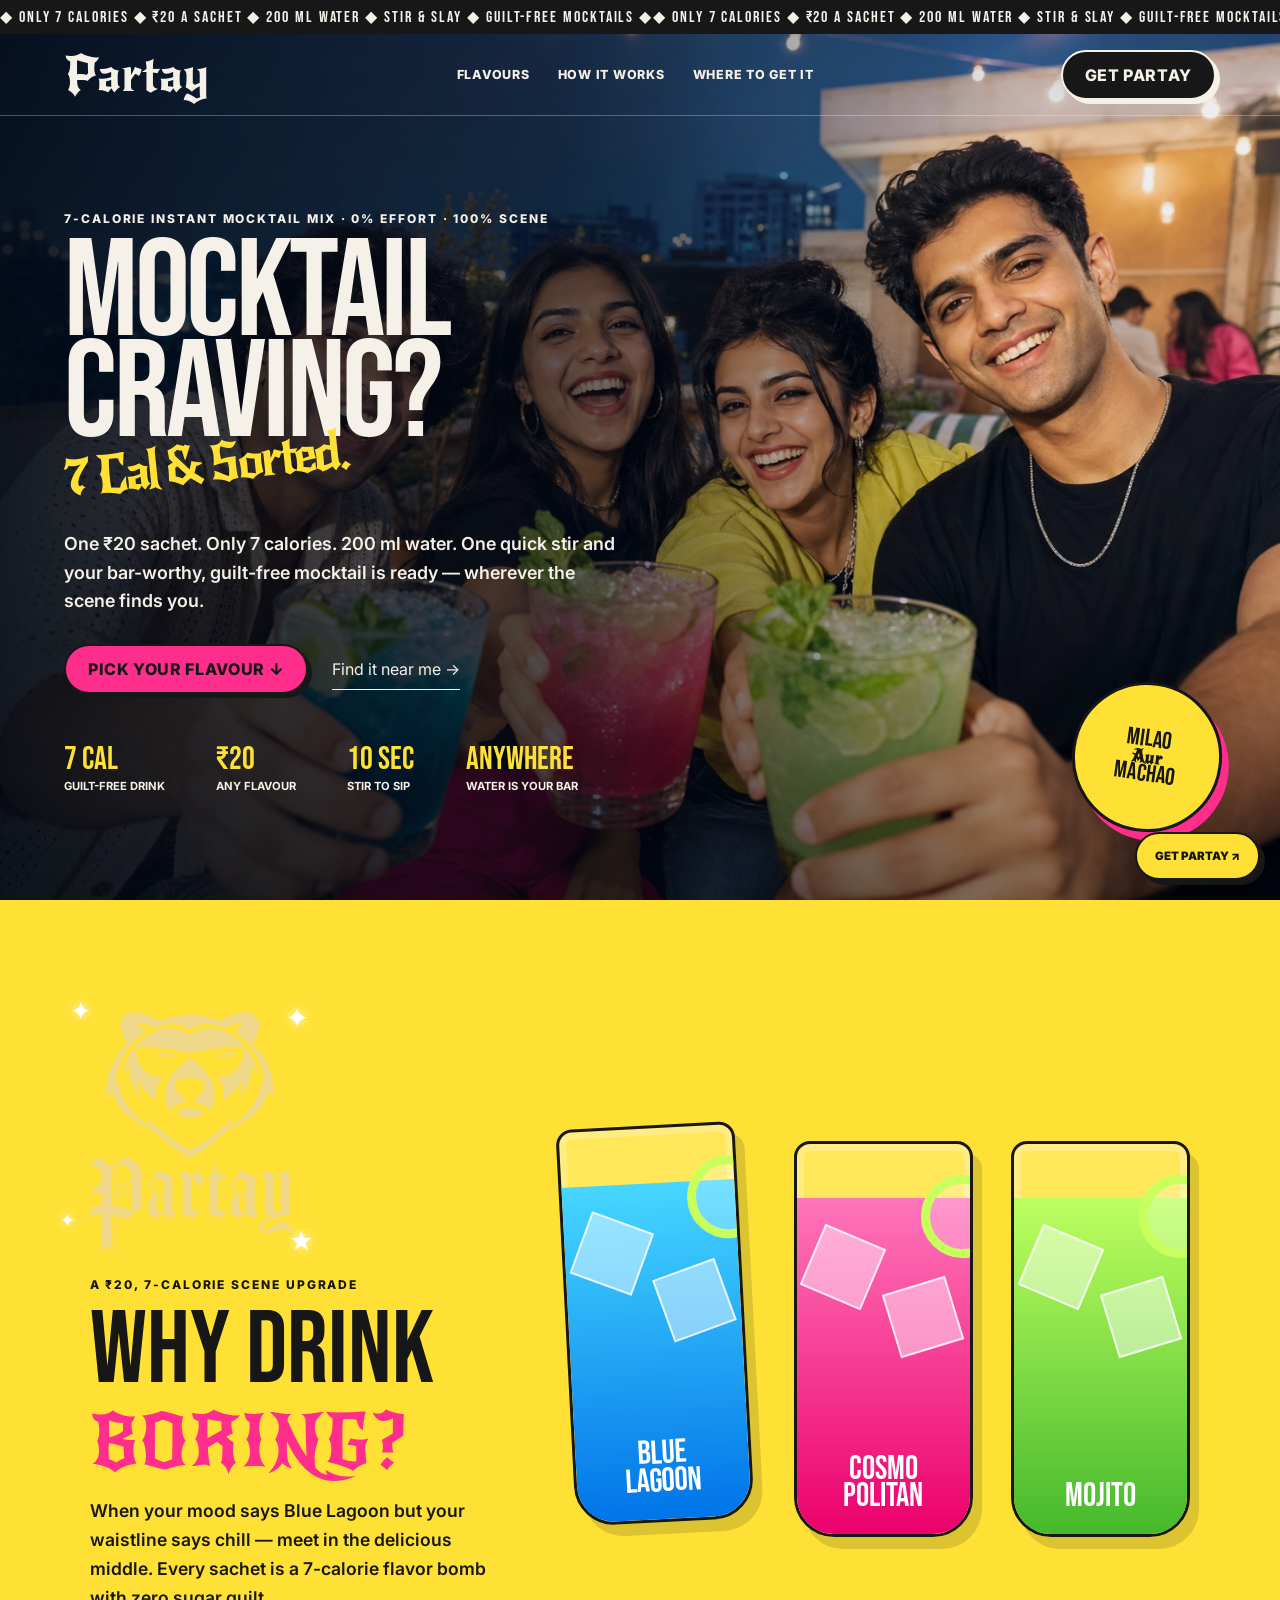
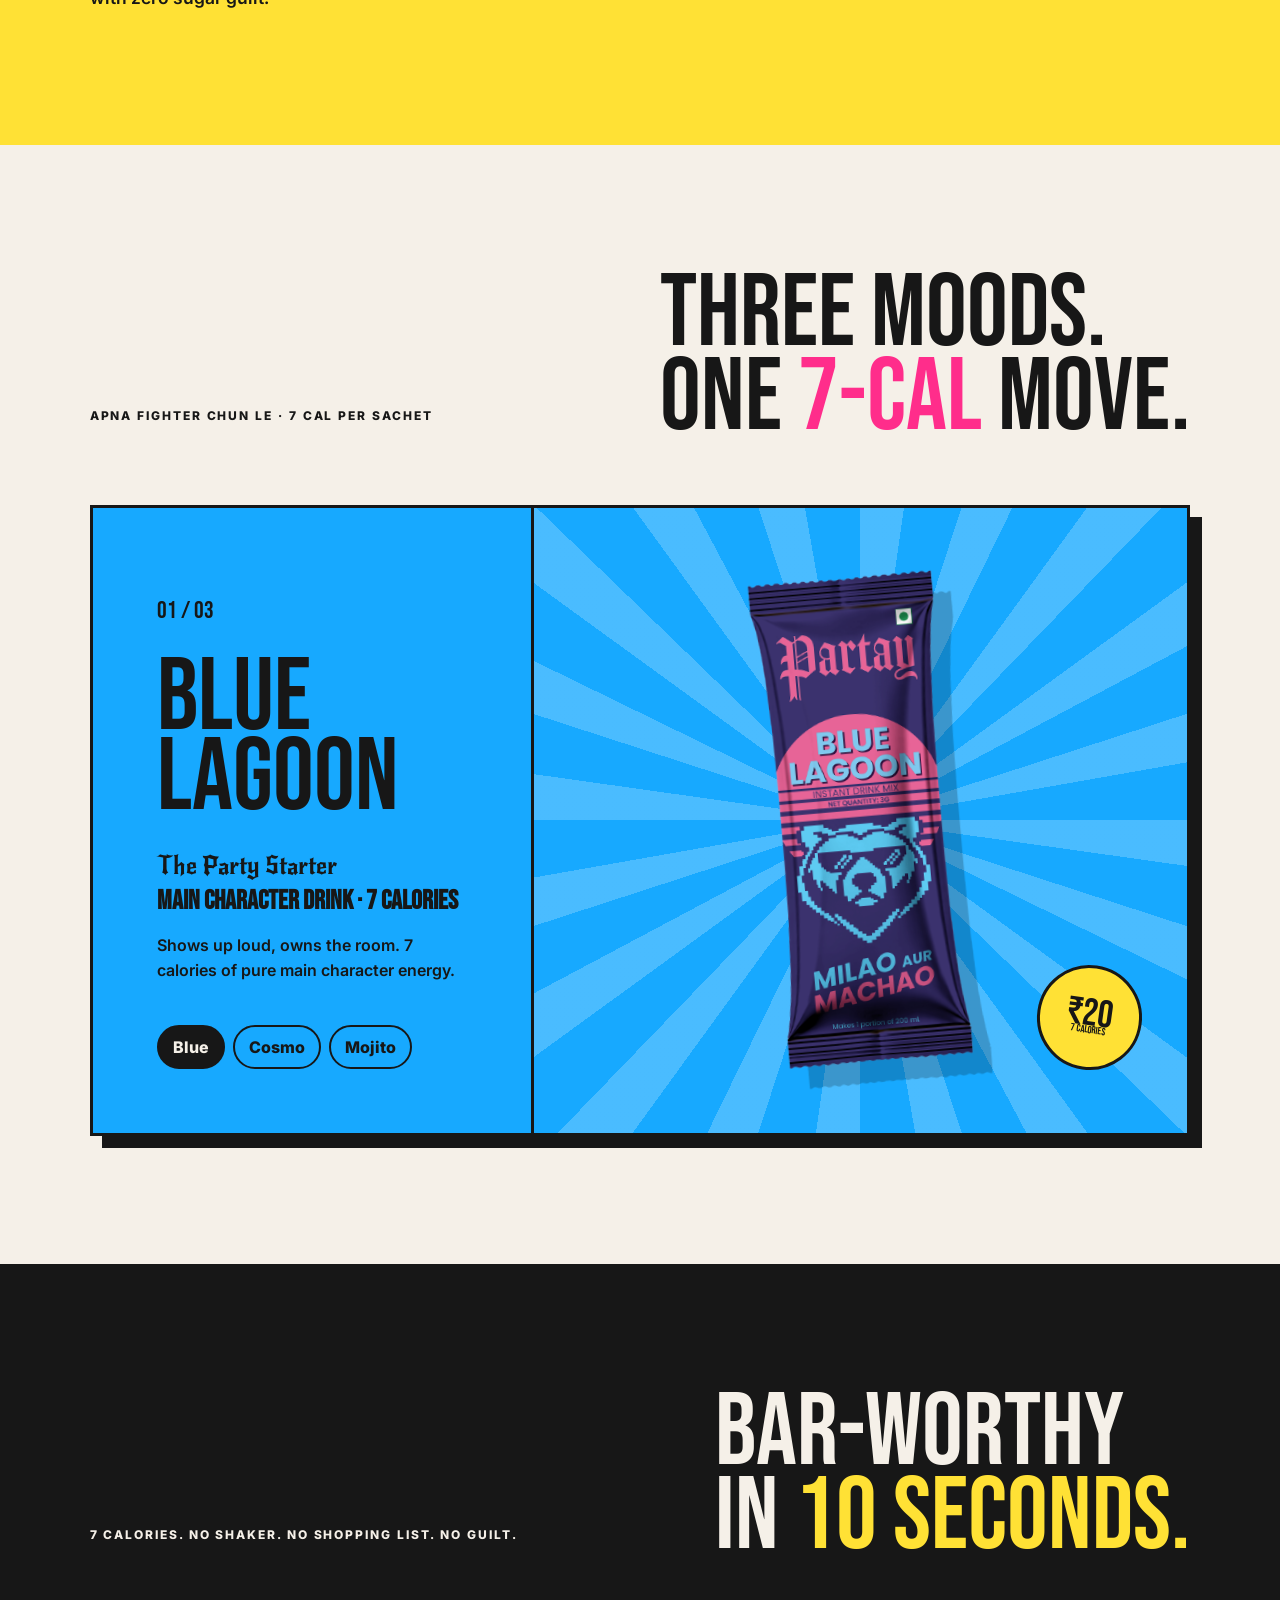
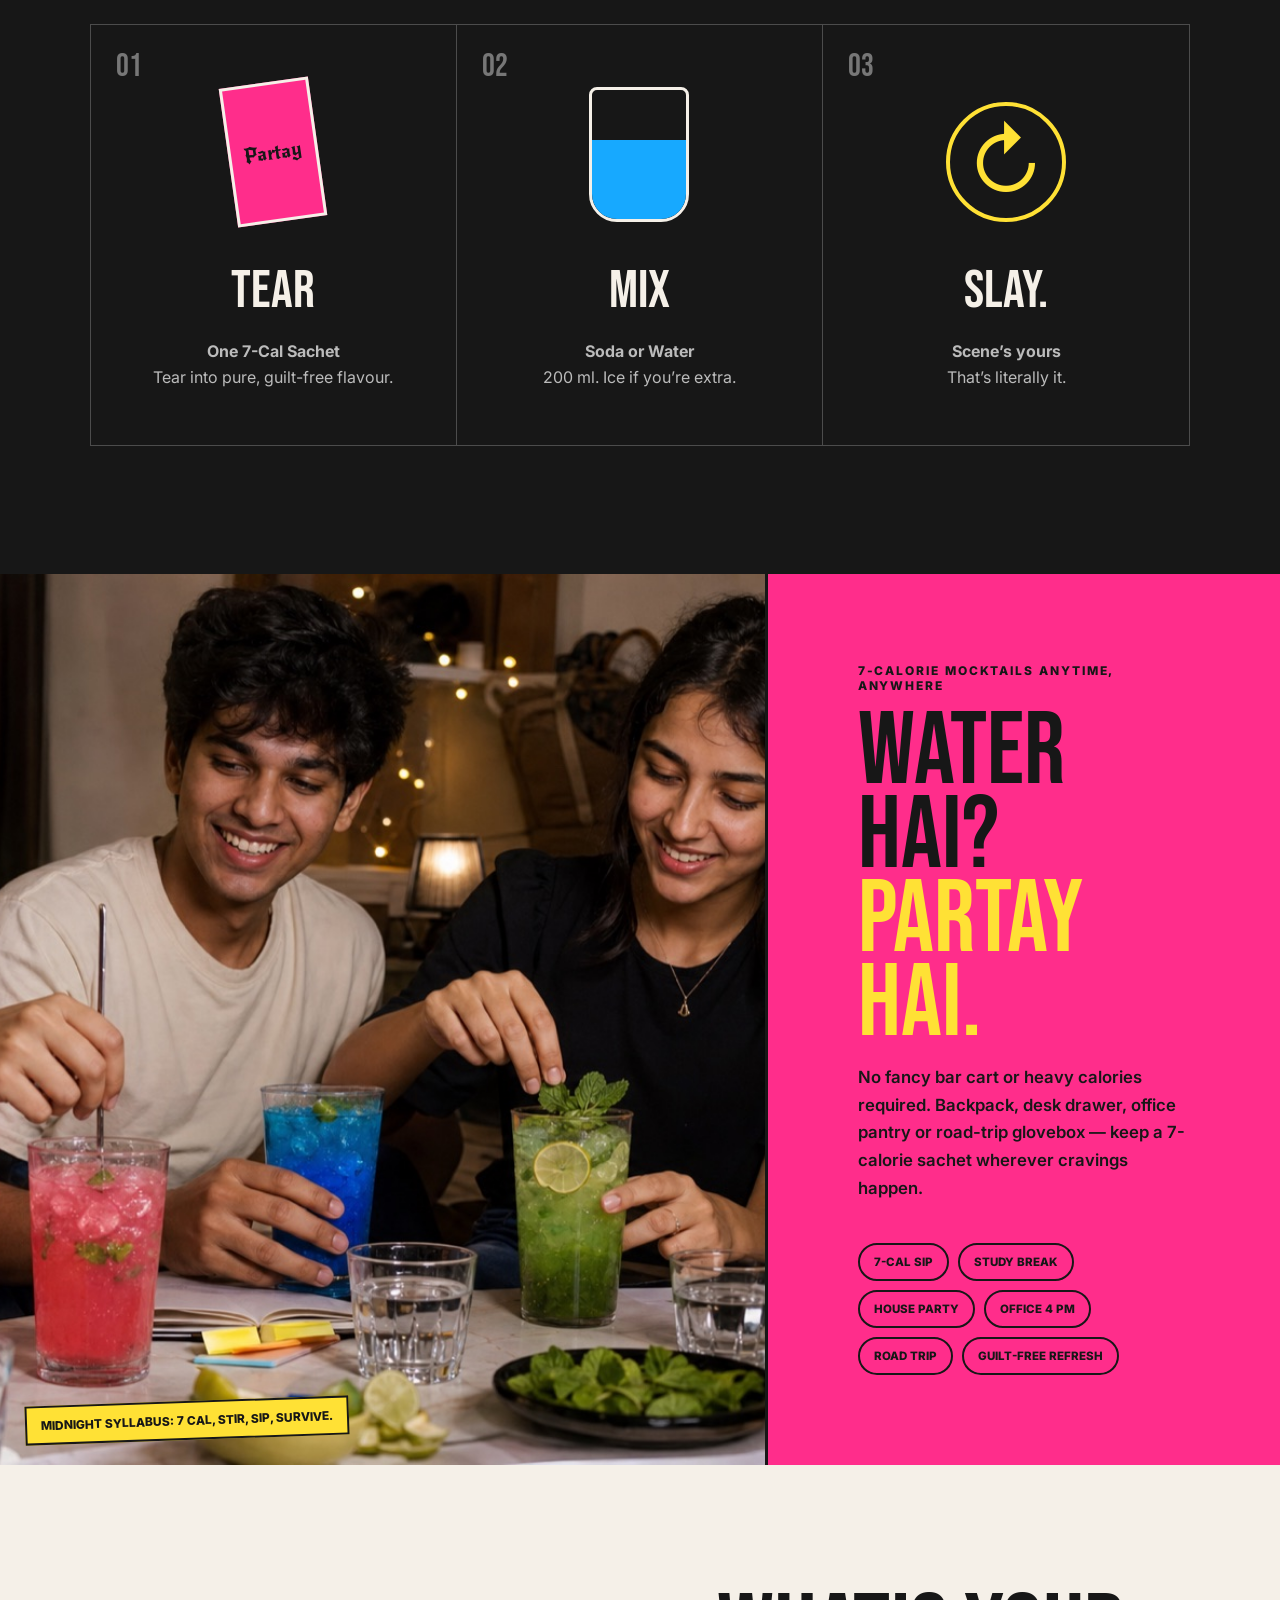
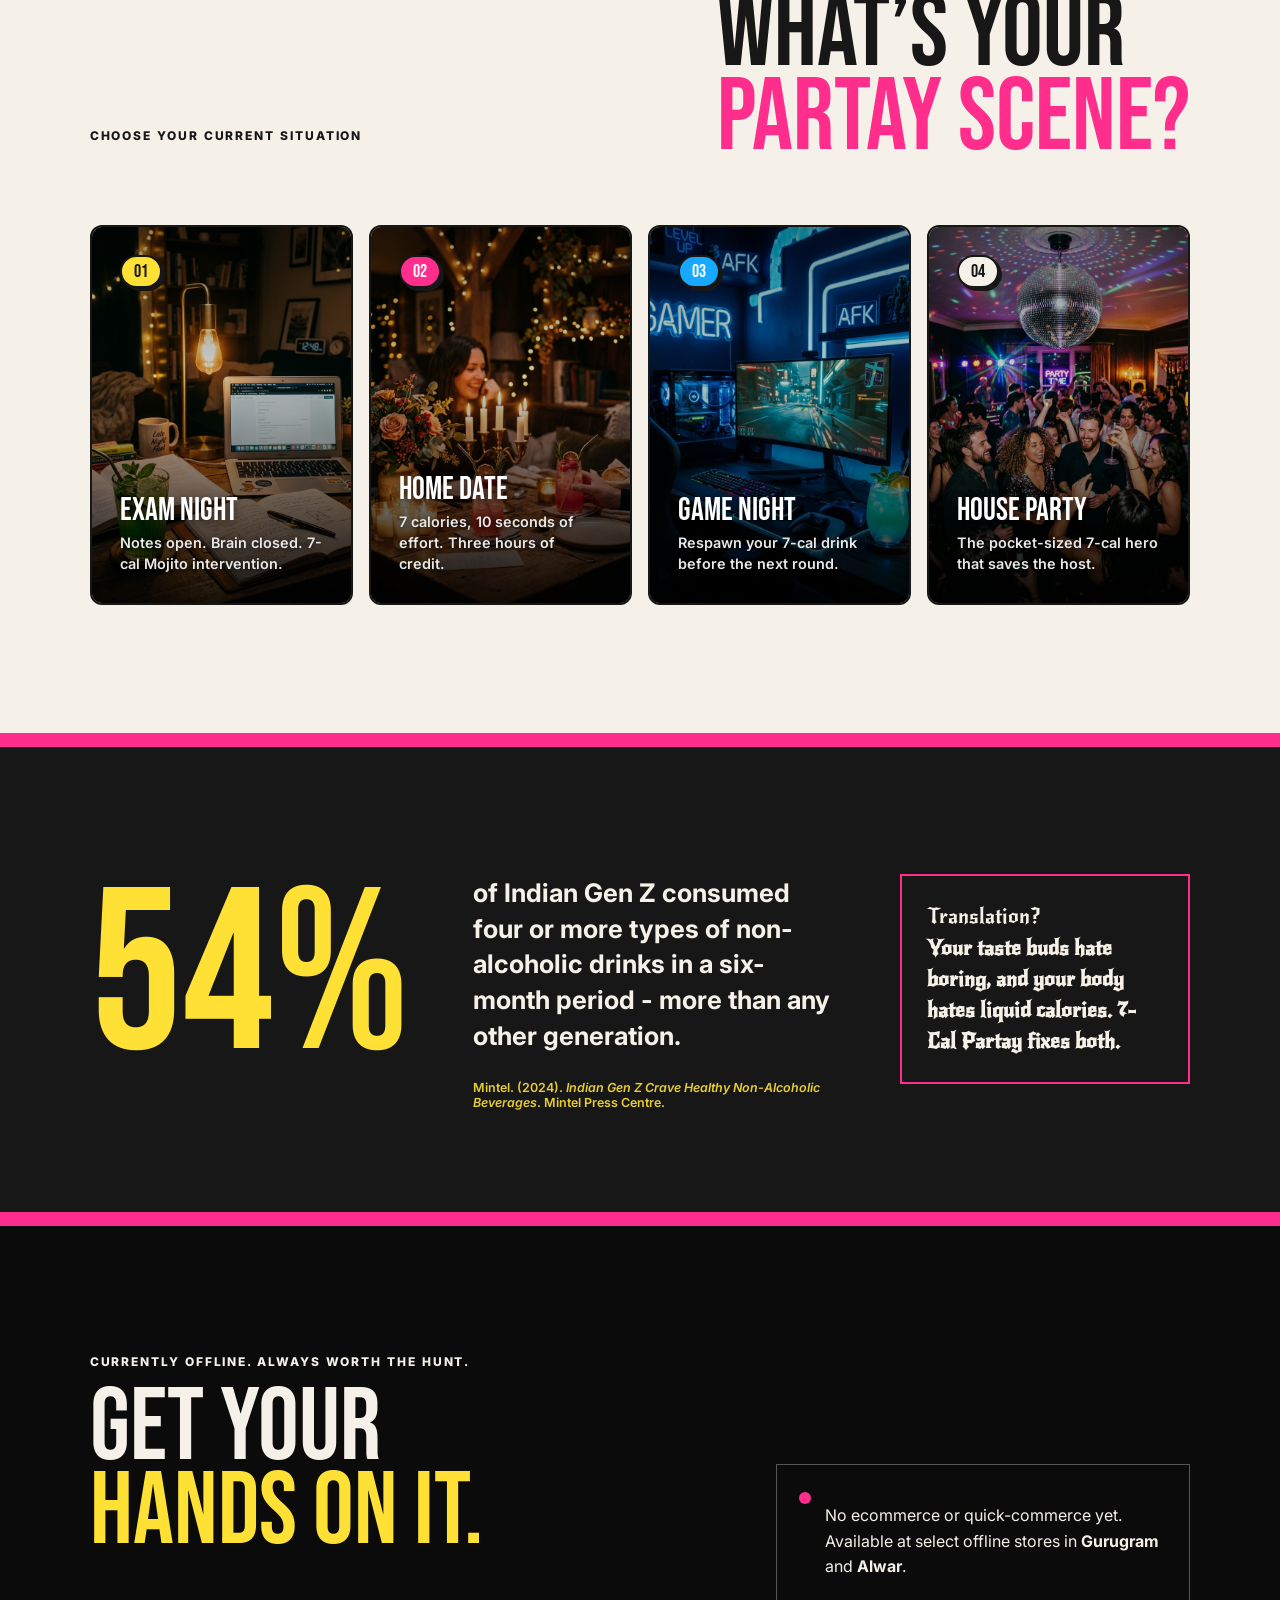
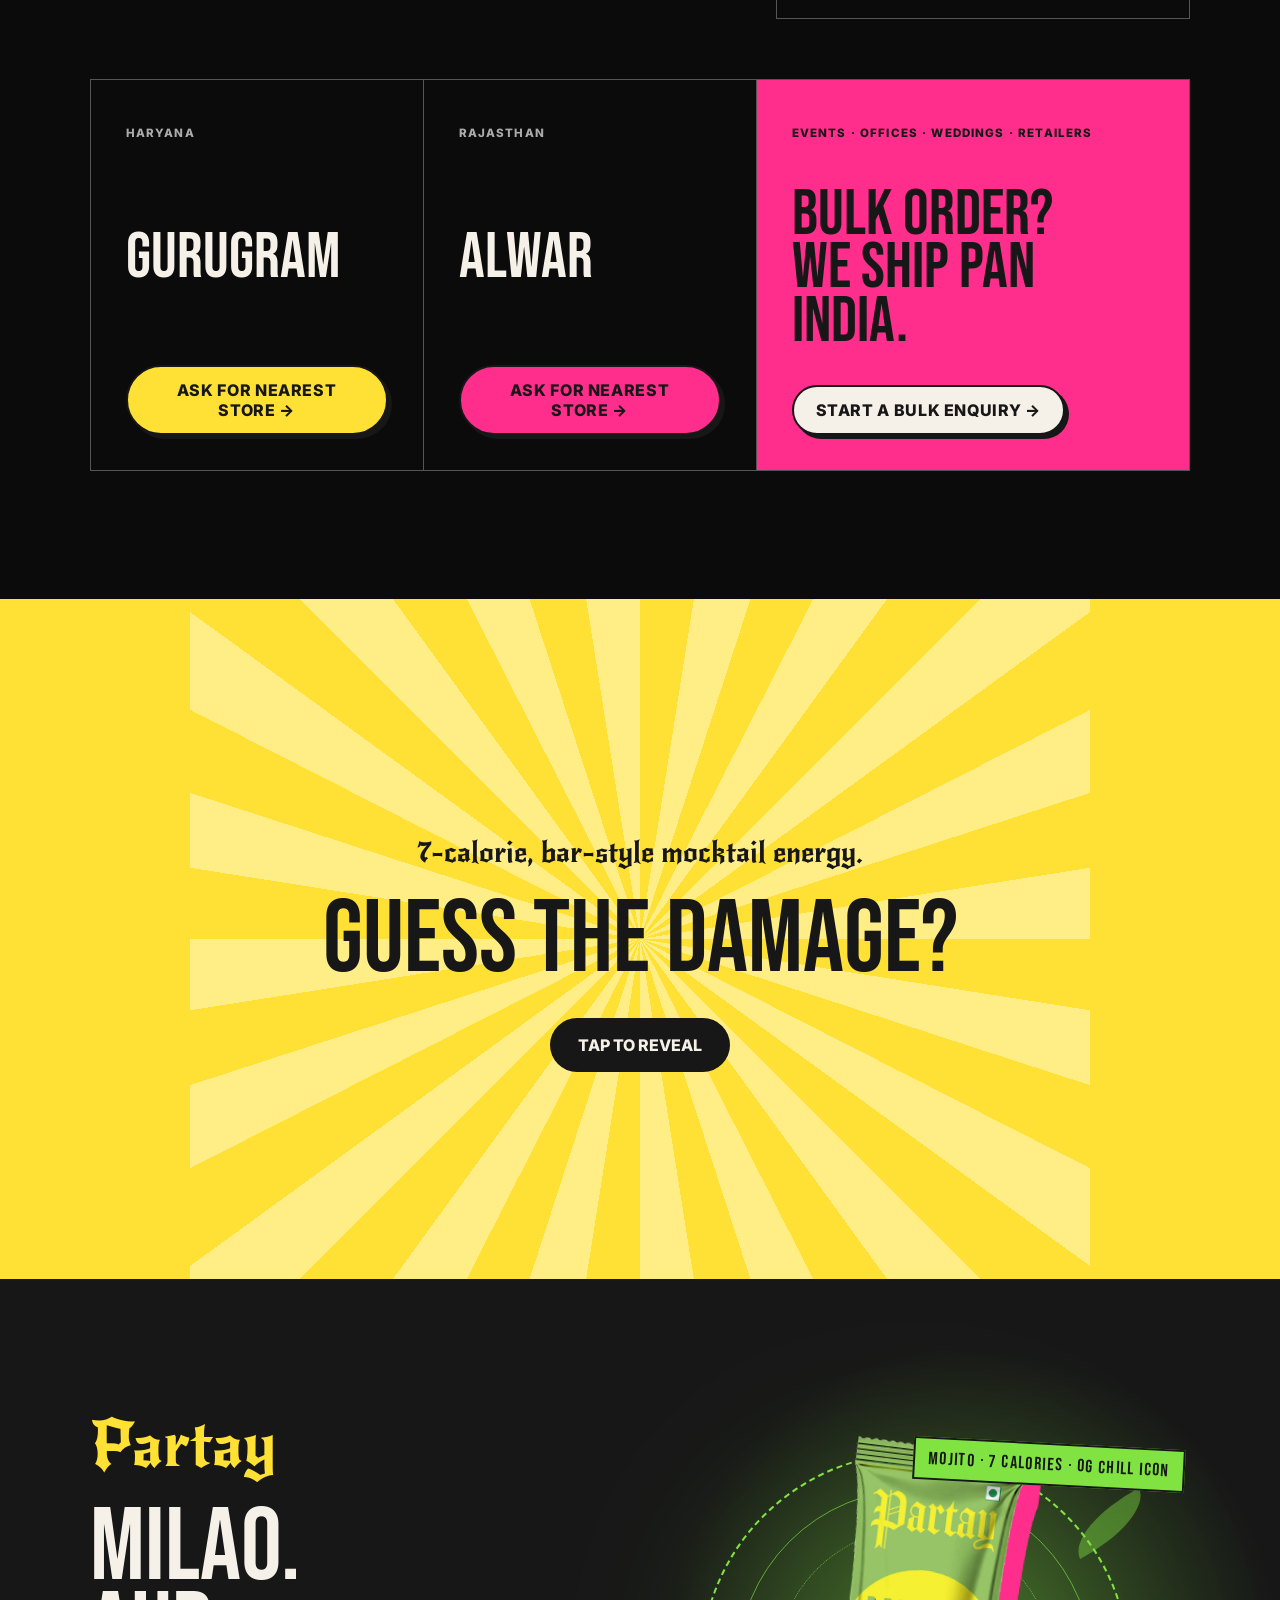
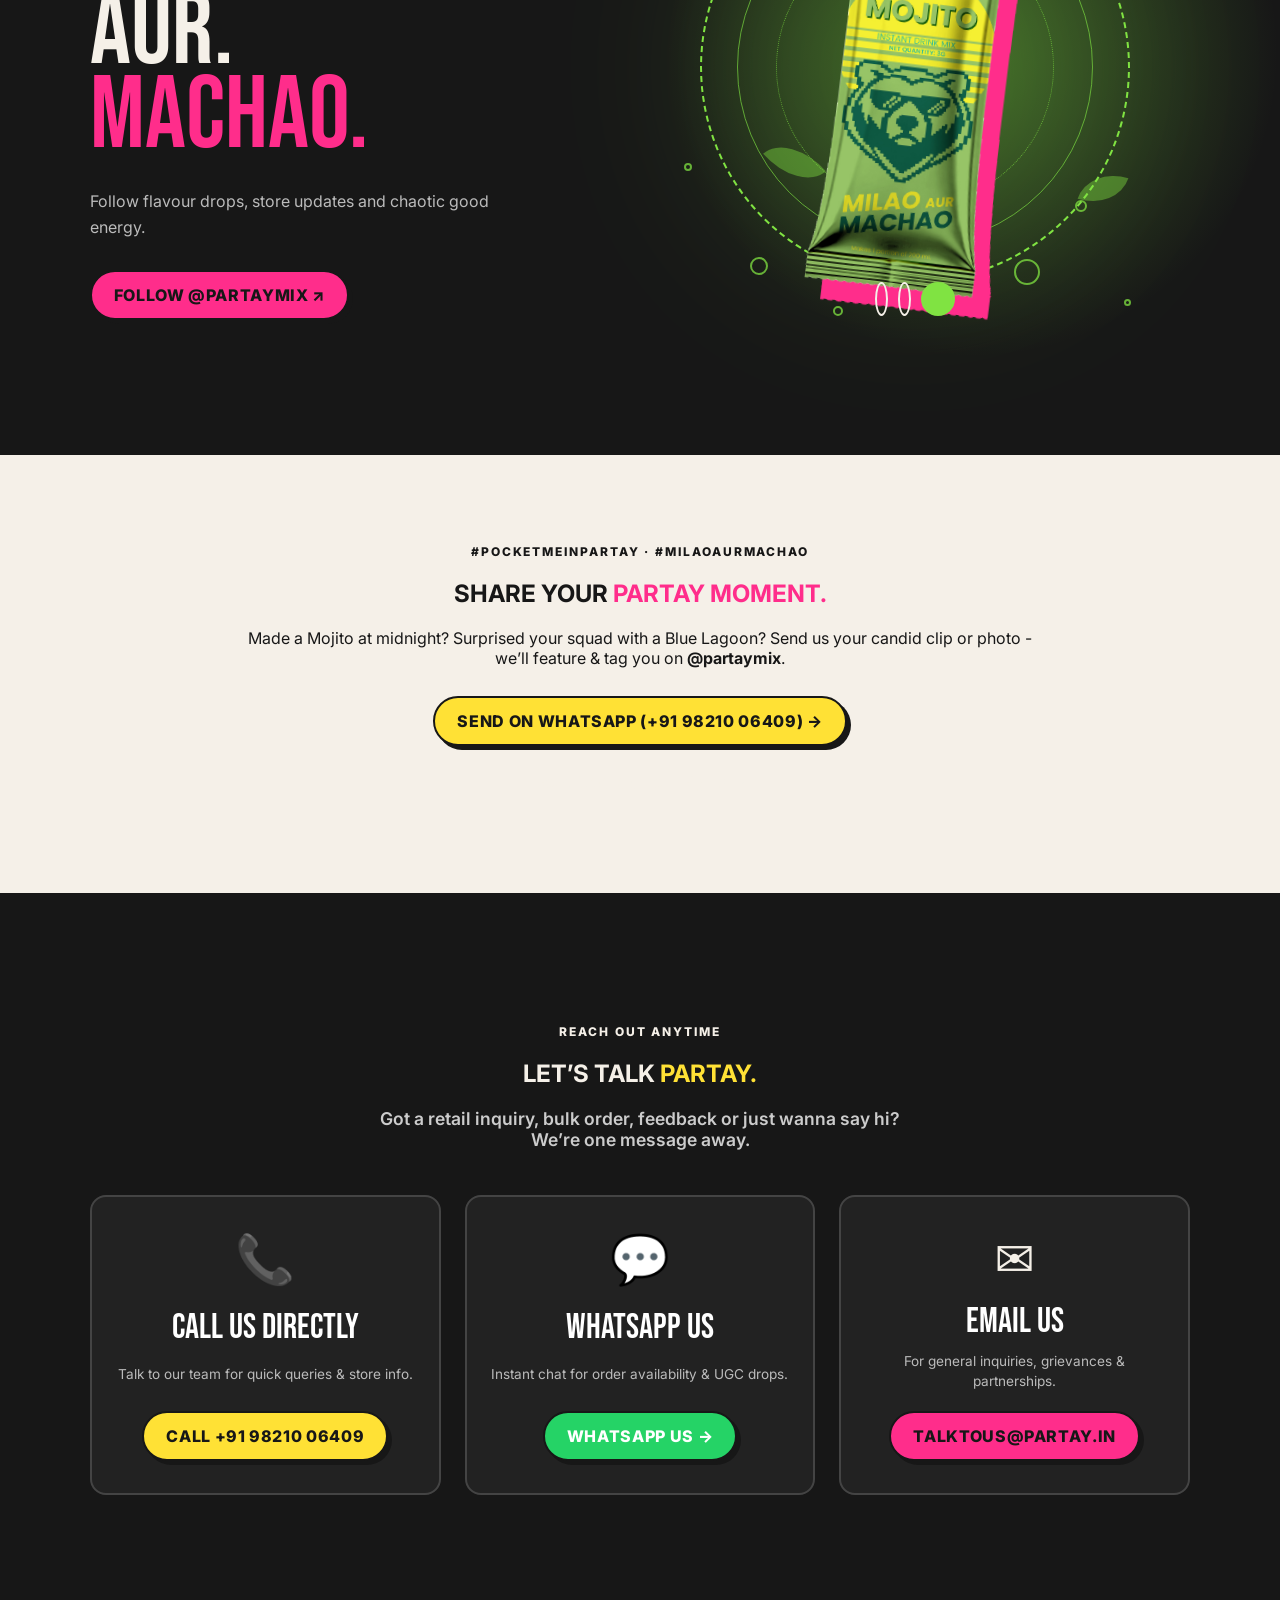
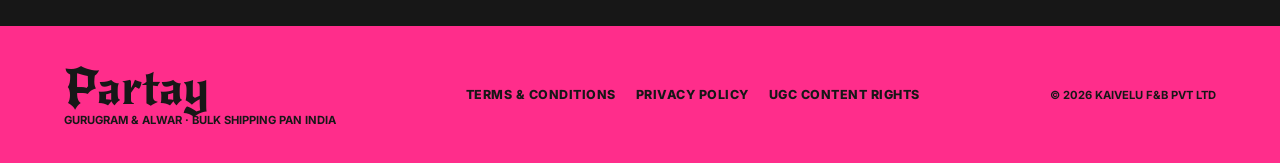
<file: index.html>
<!doctype html>
<html lang="en">

<head>
  <meta charset="utf-8">
  <meta name="viewport" content="width=device-width,initial-scale=1">
  <meta name="theme-color" content="#ff2d8b">
  <meta name="description"
    content="Partay instant mocktail mix — only 7 calories per sachet! One ₹20 sachet, 200 ml water, stir and slay. Available in Blue Lagoon, Cosmopolitan, and Mojito. Bulk shipping Pan India.">
  <meta name="keywords"
    content="7 calorie mocktail mix, instant mocktail mix, mocktail sachet, partay, blue lagoon, cosmopolitan, mojito, ₹20 drinks, party mixer, low calorie drink">
  <link rel="canonical" href="https://partaymix.com/">

  <title>Partay | 7-Calorie Instant Mocktail Mix | ₹20 Sachet - Pan India Shipping</title>

  <!-- Open Graph / Social Media -->
  <meta property="og:type" content="website">
  <meta property="og:site_name" content="Partay">
  <meta property="og:url" content="https://partaymix.com/">
  <meta property="og:title" content="Partay | 7-Calorie Instant Mocktail Mix | ₹20 Sachet">
  <meta property="og:description"
    content="One ₹20 sachet. Only 7 calories. 200 ml water. Your bar-worthy, guilt-free mocktail is ready in 10 seconds — wherever the scene finds you.">
  <meta property="og:image" content="https://partaymix.com/assets/partay-rooftop-hero.jpg">

  <!-- Twitter Cards -->
  <meta name="twitter:card" content="summary_large_image">
  <meta name="twitter:title" content="Partay | 7-Calorie Instant Mocktail Mix | ₹20 Sachet">
  <meta name="twitter:description"
    content="One 7-calorie sachet. 200 ml water. One quick stir. Bar-worthy guilt-free mocktails anytime, anywhere.">
  <meta name="twitter:image" content="https://partaymix.com/assets/partay-rooftop-hero.jpg">

  <link rel="icon" type="image/svg+xml" href="assets/favicon.svg">
  <link rel="preconnect" href="https://fonts.googleapis.com">
  <link rel="preconnect" href="https://fonts.gstatic.com" crossorigin>
  <link
    href="https://fonts.googleapis.com/css2?family=Bebas+Neue&amp;family=Inter:wght@400;600;700;800&amp;family=New+Rocker&amp;display=swap"
    rel="stylesheet">
  <link rel="preload" href="assets/partay-rooftop-hero.jpg" as="image" fetchpriority="high">
  <link rel="stylesheet" href="styles.css">
  <script src="app.js" defer></script>

  <!-- JSON-LD Structured Data -->
  <script type="application/ld+json">
  {
    "@context": "https://schema.org",
    "@graph": [
      {
        "@type": "Brand",
        "@id": "https://partaymix.com/#brand",
        "name": "Partay",
        "logo": "https://partaymix.com/assets/favicon.svg",
        "description": "Instant mocktail mix in ₹20 sachets. Blue Lagoon, Cosmopolitan, and Mojito."
      },
      {
        "@type": "Product",
        "name": "Partay Instant Mocktail Mix",
        "image": [
          "https://partaymix.com/assets/bluelagoon.png",
          "https://partaymix.com/assets/cosmopolitan.png",
          "https://partaymix.com/assets/mojito.png"
        ],
        "description": "Bar-worthy instant mocktail sachet. Mix 1 sachet with 200 ml water or soda.",
        "brand": { "@id": "https://partaymix.com/#brand" },
        "offers": {
          "@type": "Offer",
          "price": "20",
          "priceCurrency": "INR",
          "availability": "https://schema.org/InStock"
        }
      },
      {
        "@type": "Organization",
        "name": "Kaivelu F&B Pvt Ltd",
        "url": "https://partaymix.com/",
        "logo": "https://partaymix.com/assets/favicon.svg",
        "sameAs": [
          "https://www.instagram.com/partaymix"
        ]
      }
    ]
  }
  </script>
</head>

<body>
  <div id="site-loader" class="site-loader">
    <div class="party-mascot-wrapper">
      <div class="mascot-glow"></div>
      <div class="party-mascot-float">
        <div class="party-mascot">
          <img src="assets/Partay.png" alt="Partay Logo" class="mascot-img" width="300" height="360" />
          <div class="sparkles-container">
            <span class="sparkle s1">✦</span>
            <span class="sparkle s2">✦</span>
            <span class="sparkle s3">✦</span>
            <span class="sparkle s4">★</span>
          </div>
        </div>
      </div>
    </div>
  </div>
  <a class="skip-link" href="#main">Skip to the good stuff</a>
  <div class="ticker" aria-hidden="true">
    <div class="ticker__track"><span>◆ ONLY 7 CALORIES ◆ ₹20 A SACHET ◆ 200 ML WATER ◆ STIR &amp; SLAY ◆ GUILT-FREE
        MOCKTAILS ◆</span><span>◆ ONLY 7 CALORIES ◆ ₹20 A SACHET ◆ 200 ML WATER ◆ STIR &amp; SLAY ◆ GUILT-FREE MOCKTAILS
        ◆</span></div>
  </div>
  <header class="nav"><a class="wordmark" href="#top">Partay</a>
    <nav><a href="#flavours">Flavours</a><a href="#how">How it works</a><a href="#where">Where to get it</a></nav>
    <button class="pill pill--dark" data-open-order>Get Partay</button>
  </header>
  <main id="main">
    <section class="hero" id="top">
      <div class="hero__photo"></div>
      <div class="hero__wash"></div>
      <div class="bubbles"><i></i><i></i><i></i><i></i><i></i><i></i></div>
      <div class="hero__content">
        <p class="eyebrow reveal">7-Calorie Instant Mocktail Mix · 0% Effort · 100% Scene</p>
        <h1 class="reveal"><span>MOCKTAIL</span><span>CRAVING?</span><em>7 Cal &amp; Sorted.</em></h1>
        <p class="hero__lede reveal">One ₹20 sachet. Only 7 calories. 200 ml water. One quick stir and your bar-worthy,
          guilt-free mocktail is ready — wherever the scene finds you.</p>
        <div class="hero__actions reveal"><a class="pill pill--pink" href="#flavours">Pick your flavour ↓</a><button
            class="text-link" data-open-order>Find it near me →</button></div>
        <div class="hero__proof reveal">
          <div><strong>7 CAL</strong><span>guilt-free drink</span></div>
          <div><strong>₹20</strong><span>any flavour</span></div>
          <div><strong>10 sec</strong><span>stir to sip</span></div>
          <div><strong>Anywhere</strong><span>water is your bar</span></div>
        </div>
      </div>
      <div class="hero__stamp"><span>Milao</span><b>Aur</b><span>Machao</span></div>
    </section>
    <section class="thirst">
      <div class="thirst__copy reveal">
        <div class="party-mascot-wrapper reveal">
          <div class="mascot-glow"></div>
          <div class="party-mascot-float">
            <div class="party-mascot">
              <img src="assets/Partay.png" alt="Partay Bear Mascot" class="mascot-img" width="220" height="260" />
              <div class="sparkles-container">
                <span class="sparkle s1">✦</span>
                <span class="sparkle s2">✦</span>
                <span class="sparkle s3">✦</span>
                <span class="sparkle s4">★</span>
              </div>
            </div>
          </div>
        </div>
        <p class="kicker">A ₹20, 7-Calorie scene upgrade</p>
        <h2>WHY DRINK <span class="scribble">BORING?</span></h2>
        <p>When your mood says Blue Lagoon but your waistline says chill — meet in the delicious middle. Every sachet is
          a 7-calorie flavor bomb with zero sugar guilt.</p>
      </div>
      <div class="glass-row"><button class="glass blue active" data-flavour-jump="blue"><i class="ice one"></i><i
            class="ice two"></i><i class="lime"></i><span>BLUE<br>LAGOON</span></button><button class="glass pink"
          data-flavour-jump="pink"><i class="ice one"></i><i class="ice two"></i><i
            class="lime"></i><span>COSMO<br>POLITAN</span></button><button class="glass green"
          data-flavour-jump="green"><i class="ice one"></i><i class="ice two"></i><i
            class="lime"></i><span>MOJITO</span></button></div>
    </section>
    <section class="flavours" id="flavours">
      <div class="section-heading reveal">
        <p class="kicker">Apna fighter chun le · 7 Cal per sachet</p>
        <h2>THREE MOODS.<br>ONE <span>7-CAL</span> MOVE.</h2>
      </div>
      <div class="flavour-stage reveal" data-active-flavour="blue">
        <div class="flavour-copy">
          <p class="flavour-count"><span id="flavourNumber">01</span> / 03</p>
          <h3 id="flavourName">BLUE LAGOON</h3>
          <p class="flavour-role" id="flavourRole">The Party Starter</p><strong class="flavour-line"
            id="flavourLine">MAIN CHARACTER DRINK · 7 CALORIES</strong>
          <p id="flavourDesc">Shows up loud, owns the room. 7 calories of pure main character energy.</p>
          <div class="flavour-tabs" role="tablist"><button class="active" role="tab" aria-selected="true"
              data-flavour="blue">Blue</button><button role="tab" aria-selected="false"
              data-flavour="pink">Cosmo</button><button role="tab" aria-selected="false"
              data-flavour="green">Mojito</button></div>
        </div>
        <div class="flavour-visual">
          <div class="sunburst"></div><img id="productPack" src="assets/bluelagoon.png" width="1024" height="1536"
            loading="lazy" decoding="async" alt="Partay Blue Lagoon sachet">
          <div class="price-sticker">₹20<br><small>7 CALORIES</small></div>
        </div>
      </div>
    </section>
    <section class="how" id="how">
      <div class="section-heading light reveal">
        <p class="kicker">7 Calories. No shaker. No shopping list. No guilt.</p>
        <h2>BAR-WORTHY<br>IN <span>10 SECONDS.</span></h2>
      </div>
      <div class="steps">
        <article class="step reveal"><span class="step__no">01</span>
          <div class="step__icon sachet-mini">Partay</div>
          <h3>TEAR</h3>
          <p><strong>One 7-Cal Sachet</strong><br>Tear into pure, guilt-free flavour.</p>
        </article>
        <article class="step reveal"><span class="step__no">02</span>
          <div class="step__icon water-cup"><i></i></div>
          <h3>MIX</h3>
          <p><strong>Soda or Water</strong><br>200 ml. Ice if you’re extra.</p>
        </article>
        <article class="step reveal"><span class="step__no">03</span>
          <div class="step__icon stir-icon">↻</div>
          <h3>SLAY.</h3>
          <p><strong>Scene’s yours</strong><br>That’s literally it.</p>
        </article>
      </div>
    </section>
    <section class="anywhere">
      <figure class="anywhere__photo reveal"><img src="assets/partay-study-break.jpg" width="1600" height="900"
          loading="lazy" decoding="async" alt="Three Indian friends making colourful mocktails during a study break">
        <figcaption>Midnight syllabus: 7 cal, stir, sip, survive.</figcaption>
      </figure>
      <div class="anywhere__copy reveal">
        <p class="kicker">7-Calorie mocktails anytime, anywhere</p>
        <h2>WATER HAI?<br><span>PARTAY HAI.</span></h2>
        <p>No fancy bar cart or heavy calories required. Backpack, desk drawer, office pantry or road-trip glovebox —
          keep a 7-calorie sachet wherever cravings happen.</p>
        <div class="occasion-pills"><span>7-Cal Sip</span><span>Study break</span><span>House party</span><span>Office 4
            PM</span><span>Road trip</span><span>Guilt-free refresh</span></div>
      </div>
    </section>
    <section class="scenes">
      <div class="section-heading reveal">
        <p class="kicker">Choose your current situation</p>
        <h2>WHAT’S YOUR<br><span>PARTAY SCENE?</span></h2>
      </div>
      <div class="scene-cards">
        <article class="scene-card reveal"><img class="scene-card__bg" src="assets/scene_exam_night.png" loading="lazy"
            decoding="async" alt="Exam Night">
          <div class="scene-card__overlay"></div><span class="scene-card__no">01</span>
          <div class="scene-card__body">
            <h3>EXAM NIGHT</h3>
            <p>Notes open. Brain closed. 7-cal Mojito intervention.</p>
          </div>
        </article>
        <article class="scene-card reveal"><img class="scene-card__bg" src="assets/scene_home_date.png" loading="lazy"
            decoding="async" alt="Home Date">
          <div class="scene-card__overlay"></div><span class="scene-card__no">02</span>
          <div class="scene-card__body">
            <h3>HOME DATE</h3>
            <p>7 calories, 10 seconds of effort. Three hours of credit.</p>
          </div>
        </article>
        <article class="scene-card reveal"><img class="scene-card__bg" src="assets/scene_game_night.png" loading="lazy"
            decoding="async" alt="Game Night">
          <div class="scene-card__overlay"></div><span class="scene-card__no">03</span>
          <div class="scene-card__body">
            <h3>GAME NIGHT</h3>
            <p>Respawn your 7-cal drink before the next round.</p>
          </div>
        </article>
        <article class="scene-card reveal"><img class="scene-card__bg" src="assets/scene_house_party.png" loading="lazy"
            decoding="async" alt="House Party">
          <div class="scene-card__overlay"></div><span class="scene-card__no">04</span>
          <div class="scene-card__body">
            <h3>HOUSE PARTY</h3>
            <p>The pocket-sized 7-cal hero that saves the host.</p>
          </div>
        </article>
      </div>
    </section>
    <section class="insight">
      <div class="insight__number reveal">54%</div>
      <div class="insight__copy reveal">
        <p>of Indian Gen Z consumed four or more types of non-alcoholic drinks in a six-month period - more than any
          other generation.</p><span class="insight__citation">Mintel. (2024). <em>Indian Gen Z Crave Healthy
            Non-Alcoholic Beverages</em>. Mintel Press Centre.</span>
      </div>
      <div class="insight__aside reveal">Translation?<br><strong>Your taste buds hate boring, and your body hates liquid
          calories. 7-Cal Partay fixes both.</strong></div>
    </section>
    <section class="where" id="where">
      <div class="where__top">
        <div class="section-heading light reveal">
          <p class="kicker">Currently offline. Always worth the hunt.</p>
          <h2>GET YOUR<br><span>HANDS ON IT.</span></h2>
        </div>
        <div class="where__note reveal"><span class="pulse"></span>
          <p>No ecommerce or quick-commerce yet. Available at select offline stores in <strong>Gurugram</strong> and
            <strong>Alwar</strong>.
          </p>
        </div>
      </div>
      <div class="availability">
        <article class="city-card reveal">
          <p>Haryana</p>
          <h3>GURUGRAM</h3><button class="pill pill--yellow" data-open-order>Ask for nearest store →</button>
        </article>
        <article class="city-card reveal">
          <p>Rajasthan</p>
          <h3>ALWAR</h3><button class="pill pill--pink" data-open-order>Ask for nearest store →</button>
        </article>
        <article class="bulk-card reveal">
          <p>Events · Offices · Weddings · Retailers</p>
          <h3>BULK ORDER?<br>WE SHIP PAN INDIA.</h3><button class="pill pill--cream" data-open-order
            data-order-type="bulk">Start a bulk enquiry →</button>
        </article>
      </div>
    </section>
    <section class="reveal-price">
      <div class="price-before">
        <p>7-calorie, bar-style mocktail energy.</p>
        <h2>GUESS THE DAMAGE?</h2><button class="price-button" id="priceButton">TAP TO REVEAL</button>
      </div>
      <div class="price-after" id="priceAfter" aria-live="polite"><span>₹</span><strong>20</strong>
        <p>PER SACHET · ONLY 7 CALORIES · ANY FLAVOUR</p><button class="pill pill--dark" data-open-order>Okay, I need
          this →</button>
      </div>
    </section>
    <section class="closing" data-closing-flavour="green">
      <div class="closing__content reveal">
        <p class="wordmark">Partay</p>
        <h2>MILAO.<br>AUR.<br><span>MACHAO.</span></h2>
        <p>Follow flavour drops, store updates and chaotic good energy.</p><a class="pill pill--pink"
          href="https://www.instagram.com/partaymix" target="_blank" rel="noopener">Follow @partaymix ↗</a>
      </div>
      <div class="closing__visual reveal">
        <div class="closing__fx" aria-hidden="true"><i></i><i></i><i></i><i></i><i></i><i></i><b></b><b></b><b></b>
        </div>
        <div class="orbit" aria-hidden="true"></div>
        <span class="closing__flavour" id="closingFlavour">MOJITO · 7 CALORIES · OG CHILL ICON</span>
        <img id="closingPack" src="assets/mojito.png" loading="lazy" decoding="async" width="1024" height="1536"
          alt="Partay Mojito sachet">
        <div class="closing__dots" role="group" aria-label="Choose closing flavour">
          <button data-closing-pick="blue" aria-label="Show Blue Lagoon"></button>
          <button data-closing-pick="pink" aria-label="Show Cosmopolitan"></button>
          <button class="active" data-closing-pick="green" aria-label="Show Mojito"></button>
        </div>
      </div>
    </section>
    <section class="ugc-campaign reveal">
      <div class="ugc-campaign__inner">
        <p class="kicker">#pocketMeinPartay · #MilaoAurMachao</p>
        <h2>SHARE YOUR <span>PARTAY MOMENT.</span></h2>
        <p>Made a Mojito at midnight? Surprised your squad with a Blue Lagoon? Send us your candid clip or photo - we’ll
          feature &amp; tag you on <strong>@partaymix</strong>.</p>
        <div class="ugc-campaign__actions">
          <a class="pill pill--yellow"
            href="https://wa.me/919821006409?text=Hi%20Partay!%20Here's%20my%20Partay%20moment%20clip!" target="_blank"
            rel="noopener">Send on WhatsApp (+91 98210 06409) →</a>
          <a class="text-link" href="contentrights.html">Read UGC Content Rights →</a>
        </div>
      </div>
    </section>
    <section class="contact-section reveal" id="contact">
      <div class="contact-section__inner">
        <p class="kicker">Reach out anytime</p>
        <h2>LET’S TALK <span>PARTAY.</span></h2>
        <p class="contact-lead">Got a retail inquiry, bulk order, feedback or just wanna say hi? We’re one message away.
        </p>
        <div class="contact-cards">
          <div class="contact-card">
            <span class="contact-icon">📞</span>
            <h3>CALL US DIRECTLY</h3>
            <p>Talk to our team for quick queries &amp; store info.</p>
            <a class="pill pill--yellow" href="tel:+919821006409">Call +91 98210 06409</a>
          </div>
          <div class="contact-card">
            <span class="contact-icon">💬</span>
            <h3>WHATSAPP US</h3>
            <p>Instant chat for order availability &amp; UGC drops.</p>
            <a class="pill pill--green" href="https://wa.me/919821006409?text=Hi%20Partay!%20I'd%20love%20to%20connect!"
              target="_blank" rel="noopener">WhatsApp Us →</a>
          </div>
          <div class="contact-card">
            <span class="contact-icon">✉️</span>
            <h3>EMAIL US</h3>
            <p>For general inquiries, grievances &amp; partnerships.</p>
            <a class="pill pill--pink" href="mailto:talktous@partay.in">talktous@partay.in</a>
          </div>
        </div>
      </div>
    </section>
  </main>
  <footer>
    <div class="footer__brand">
      <a class="wordmark" href="#top">Partay</a>
      <p>Gurugram &amp; Alwar · Bulk shipping Pan India</p>
    </div>
    <div class="footer__links">
      <a href="terms.html">Terms &amp; Conditions</a>
      <a href="privacy.html">Privacy Policy</a>
      <a href="contentrights.html">UGC Content Rights</a>
    </div>
    <p>© 2026 Kaivelu F&amp;B Pvt Ltd</p>
  </footer><button class="floating-order" data-open-order>GET PARTAY ↗</button>
  <dialog class="order-modal" id="orderModal"><button class="modal-close" data-close-order aria-label="Close">×</button>
    <p class="kicker">Tell us what you need</p>
    <h2 id="modalTitle">LET’S FIND YOUR PARTAY.</h2>
    <p id="modalIntro">Choose the fastest way to get a store location or place a bulk enquiry for 7-calorie Partay
      sachets.</p>
    <div class="order-options"><a class="order-option" href="https://www.instagram.com/partaymix" target="_blank"
        rel="noopener"><span>FASTEST</span><strong>DM @partaymix</strong><small>Ask for Gurugram / Alwar store
          availability</small></a><button class="order-option" id="copyEnquiry"><span>BULK · PAN
          INDIA</span><strong>Copy enquiry message</strong><small>Paste it into Instagram DM</small></button></div>
    <p class="copy-status" id="copyStatus" aria-live="polite"></p>
    <p class="modal-note">Online checkout and quick-commerce are not available yet.</p>
  </dialog>
</body>

</html>
</file>
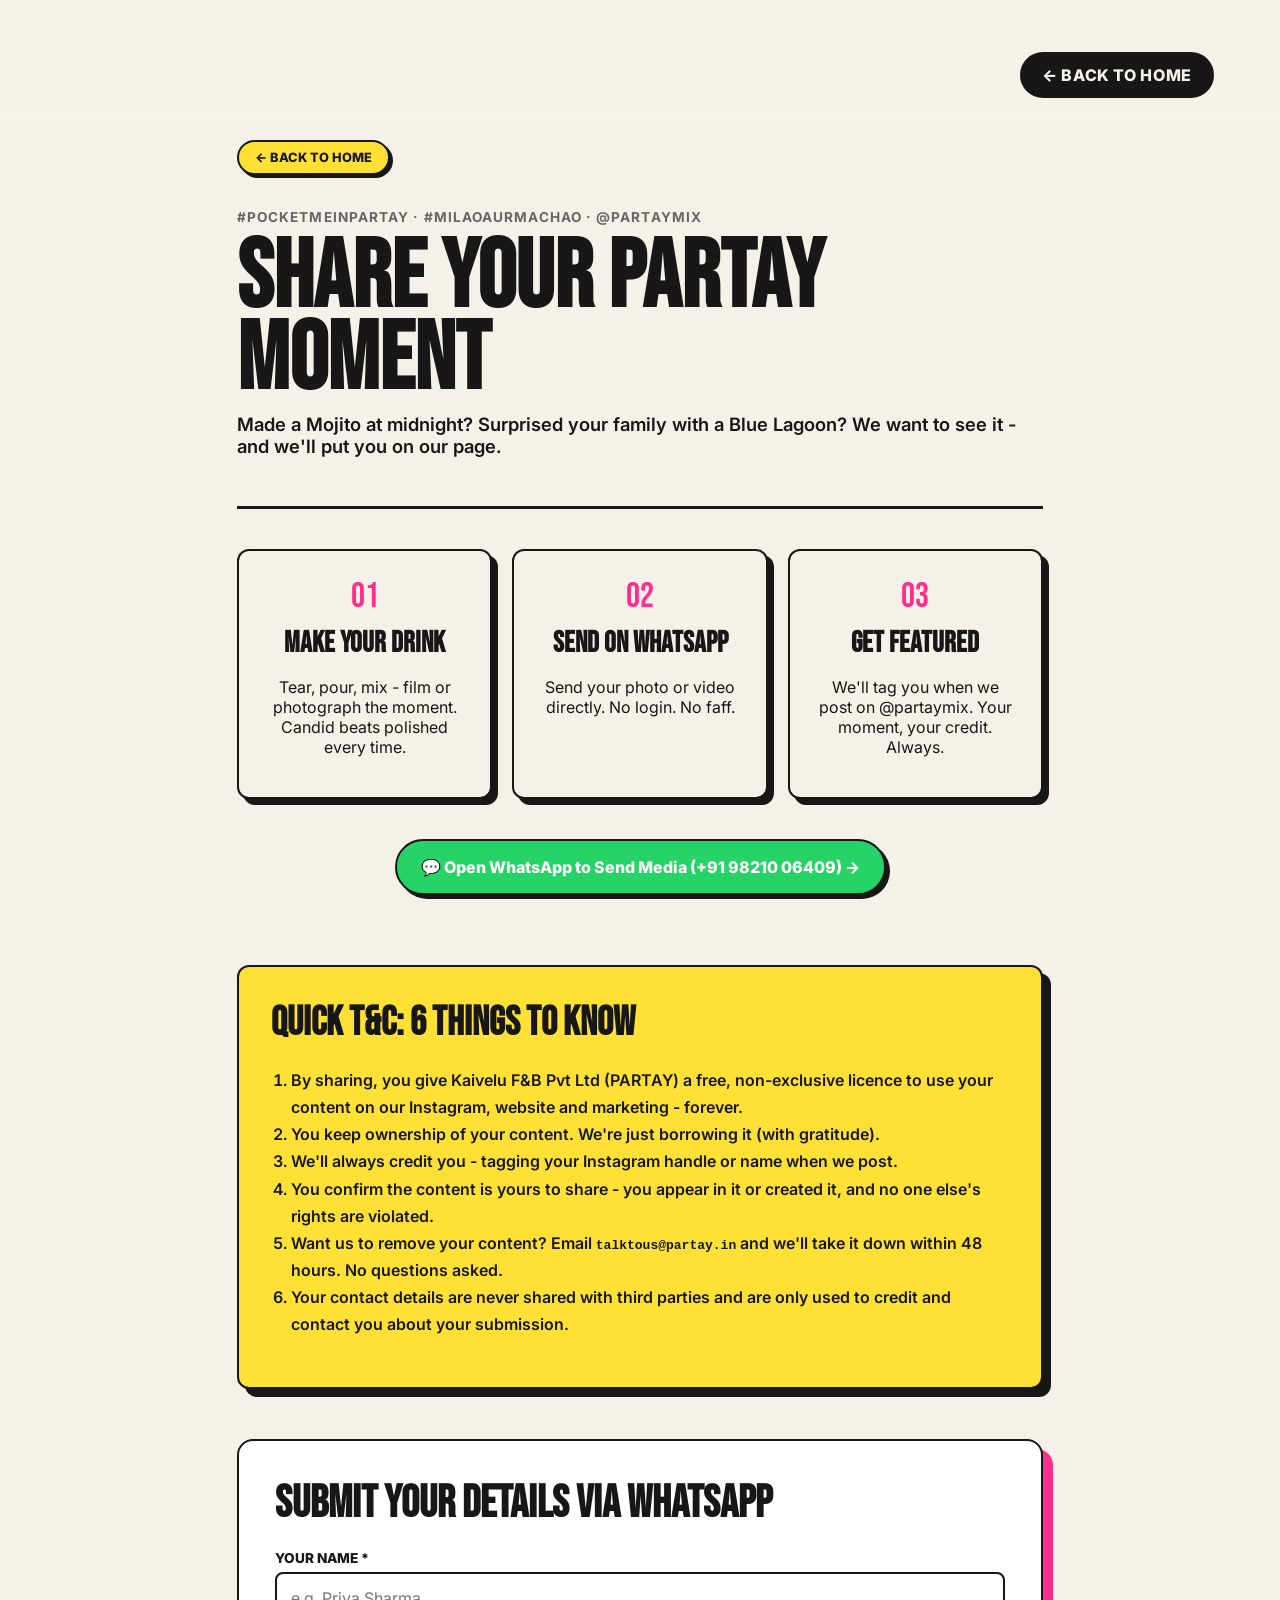
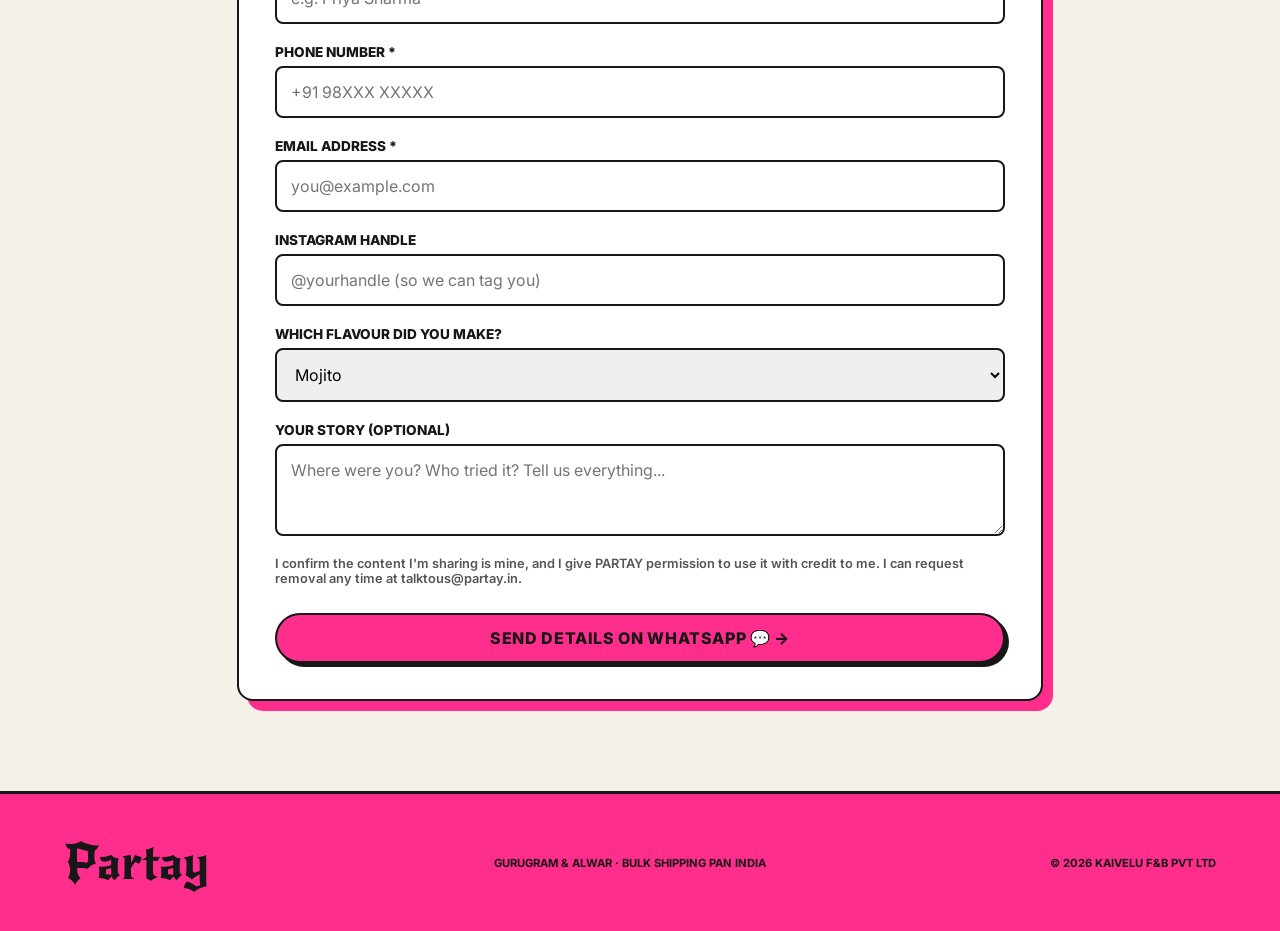
<file: contentrights.html>
<!doctype html>
<html lang="en">
<head>
  <meta charset="utf-8">
  <meta name="viewport" content="width=device-width,initial-scale=1">
  <meta name="theme-color" content="#ff2d8b">
  <meta name="robots" content="noindex, nofollow">
  <title>UGC Content Rights &amp; Upload | Partay Instant Mocktails</title>
  <link rel="icon" type="image/svg+xml" href="assets/favicon.svg">
  <link rel="preconnect" href="https://fonts.googleapis.com">
  <link rel="preconnect" href="https://fonts.gstatic.com" crossorigin>
  <link href="https://fonts.googleapis.com/css2?family=Bebas+Neue&amp;family=Inter:wght@400;600;700;800&amp;family=New+Rocker&amp;display=swap" rel="stylesheet">
  <link rel="stylesheet" href="styles.css">
  <style>
    .legal-page { padding: 140px clamp(20px, 6vw, 80px) 90px; max-width: 960px; margin: 0 auto; }
    .legal-header { margin-bottom: 40px; border-bottom: 3px solid var(--ink); padding-bottom: 30px; }
    .legal-header h1 { font-family: "Bebas Neue"; font-size: clamp(3.5rem, 8vw, 6rem); margin: 10px 0 5px; line-height: .85; }
    .legal-meta { color: #666; font-size: .85rem; font-weight: 700; text-transform: uppercase; letter-spacing: .08em; }
    .back-link { display: inline-flex; align-items: center; gap: 6px; font-weight: 800; text-transform: uppercase; font-size: .8rem; text-decoration: none; padding: 8px 16px; background: var(--yellow); border: var(--line); border-radius: 999px; box-shadow: 3px 3px 0 var(--ink); margin-bottom: 20px; transition: .18s; }
    .back-link:hover { transform: translate(2px, 2px); box-shadow: 1px 1px 0 var(--ink); }
    .ugc-steps { display: grid; grid-template-columns: repeat(3, 1fr); gap: 20px; margin: 40px 0; }
    .ugc-step-card { background: var(--cream); border: var(--line); padding: 24px; border-radius: 12px; box-shadow: 6px 6px 0 var(--ink); text-align: center; }
    .ugc-step-card span { font-family: "Bebas Neue"; font-size: 2.2rem; color: var(--pink); display: block; }
    .ugc-step-card h3 { font-family: "Bebas Neue"; font-size: 1.8rem; margin: 8px 0; }
    .ugc-tc-grid { background: var(--yellow); border: var(--line); padding: 32px; border-radius: 12px; box-shadow: 8px 8px 0 var(--ink); margin: 40px 0; }
    .ugc-tc-grid h2 { font-family: "Bebas Neue"; font-size: 2.5rem; margin: 0 0 20px; }
    .ugc-tc-grid ol { padding-left: 20px; font-weight: 600; line-height: 1.7; }
    .ugc-form { background: #fff; border: var(--line); padding: 36px; border-radius: 16px; box-shadow: 10px 10px 0 var(--pink); margin-top: 50px; }
    .ugc-form h2 { font-family: "Bebas Neue"; font-size: 2.8rem; margin: 0 0 20px; }
    .form-group { margin-bottom: 20px; display: grid; text-align: left; }
    .form-group label { font-size: .85rem; font-weight: 800; text-transform: uppercase; margin-bottom: 6px; }
    .form-group input, .form-group select, .form-group textarea { padding: 14px; border: var(--line); border-radius: 8px; font-family: inherit; font-size: 1rem; }
    .wa-btn { display: inline-flex; align-items: center; justify-content: center; gap: 10px; padding: 16px 24px; background: #25d366; color: #fff; font-weight: 800; border: var(--line); border-radius: 999px; text-decoration: none; box-shadow: 4px 4px 0 var(--ink); margin-bottom: 30px; }
    @media(max-width: 768px) { .ugc-steps { grid-template-columns: 1fr; } }
  </style>
</head>
<body>
  <header class="nav">
    <a class="wordmark" href="index.html">Partay</a>
    <nav><a href="index.html#flavours">Flavours</a><a href="index.html#how">How it works</a><a href="index.html#where">Where to get it</a></nav>
    <a class="pill pill--dark" href="index.html">← Back to Home</a>
  </header>

  <main class="legal-page">
    <a class="back-link" href="index.html">← Back to Home</a>
    <div class="legal-header">
      <p class="legal-meta">#pocketMeinPartay · #MilaoAurMachao · @partaymix</p>
      <h1>SHARE YOUR PARTAY MOMENT</h1>
      <p style="font-size: 1.15rem; font-weight: 600; margin-top: 12px;">Made a Mojito at midnight? Surprised your family with a Blue Lagoon? We want to see it - and we'll put you on our page.</p>
    </div>

    <div class="ugc-steps">
      <div class="ugc-step-card">
        <span>01</span>
        <h3>MAKE YOUR DRINK</h3>
        <p>Tear, pour, mix - film or photograph the moment. Candid beats polished every time.</p>
      </div>
      <div class="ugc-step-card">
        <span>02</span>
        <h3>SEND ON WHATSAPP</h3>
        <p>Send your photo or video directly. No login. No faff.</p>
      </div>
      <div class="ugc-step-card">
        <span>03</span>
        <h3>GET FEATURED</h3>
        <p>We'll tag you when we post on @partaymix. Your moment, your credit. Always.</p>
      </div>
    </div>

    <div style="text-align: center;">
      <a class="wa-btn" href="https://wa.me/919821006409?text=Hi%20Partay!%20Here's%20my%20Partay%20moment%20photo/video!" target="_blank" rel="noopener">
        <span>💬 Open WhatsApp to Send Media (+91 98210 06409) →</span>
      </a>
    </div>

    <section class="ugc-tc-grid">
      <h2>QUICK T&amp;C: 6 THINGS TO KNOW</h2>
      <ol>
        <li>By sharing, you give Kaivelu F&amp;B Pvt Ltd (PARTAY) a free, non-exclusive licence to use your content on our Instagram, website and marketing - forever.</li>
        <li>You keep ownership of your content. We're just borrowing it (with gratitude).</li>
        <li>We'll always credit you - tagging your Instagram handle or name when we post.</li>
        <li>You confirm the content is yours to share - you appear in it or created it, and no one else's rights are violated.</li>
        <li>Want us to remove your content? Email <code>talktous@partay.in</code> and we'll take it down within 48 hours. No questions asked.</li>
        <li>Your contact details are never shared with third parties and are only used to credit and contact you about your submission.</li>
      </ol>
    </section>

    <form class="ugc-form" id="ugcForm">
      <h2>SUBMIT YOUR DETAILS VIA WHATSAPP</h2>
      <div class="form-group">
        <label>Your Name *</label>
        <input type="text" id="ugcName" placeholder="e.g. Priya Sharma" required>
      </div>
      <div class="form-group">
        <label>Phone Number *</label>
        <input type="tel" id="ugcPhone" placeholder="+91 98XXX XXXXX" required>
      </div>
      <div class="form-group">
        <label>Email Address *</label>
        <input type="email" id="ugcEmail" placeholder="you@example.com" required>
      </div>
      <div class="form-group">
        <label>Instagram Handle</label>
        <input type="text" id="ugcHandle" placeholder="@yourhandle (so we can tag you)">
      </div>
      <div class="form-group">
        <label>Which Flavour Did You Make?</label>
        <select id="ugcFlavour">
          <option>Mojito</option>
          <option>Cosmopolitan</option>
          <option>Blue Lagoon</option>
          <option>All Three 🔥</option>
        </select>
      </div>
      <div class="form-group">
        <label>Your Story (optional)</label>
        <textarea id="ugcStory" rows="3" placeholder="Where were you? Who tried it? Tell us everything..."></textarea>
      </div>
      <p style="font-size: .8rem; font-weight: 600; color: #555;">I confirm the content I'm sharing is mine, and I give PARTAY permission to use it with credit to me. I can request removal any time at talktous@partay.in.</p>
      <button class="pill pill--pink" type="submit" style="width: 100%; margin-top: 15px;">Send Details on WhatsApp 💬 →</button>
    </form>
    <script>
      document.querySelector("#ugcForm")?.addEventListener("submit", function(e) {
        e.preventDefault();
        const name = document.querySelector("#ugcName").value.trim();
        const phone = document.querySelector("#ugcPhone").value.trim();
        const email = document.querySelector("#ugcEmail").value.trim();
        const handle = document.querySelector("#ugcHandle").value.trim() || "Not provided";
        const flavour = document.querySelector("#ugcFlavour").value;
        const story = document.querySelector("#ugcStory").value.trim() || "N/A";

        const text = `Hi Partay! Here are my details for the Partay Moment feature:\n\n` +
                     `👤 *Name:* ${name}\n` +
                     `📱 *Phone:* ${phone}\n` +
                     `✉️ *Email:* ${email}\n` +
                     `📸 *Instagram:* ${handle}\n` +
                     `🍹 *Flavour:* ${flavour}\n` +
                     `📖 *Story:* ${story}`;

        const waUrl = `https://wa.me/919821006409?text=${encodeURIComponent(text)}`;
        window.open(waUrl, "_blank");
      });
    </script>
  </main>

  <footer>
    <a class="wordmark" href="index.html">Partay</a>
    <p>Gurugram &amp; Alwar · Bulk shipping Pan India</p>
    <p>© 2026 Kaivelu F&amp;B Pvt Ltd</p>
  </footer>
</body>
</html>
</file>
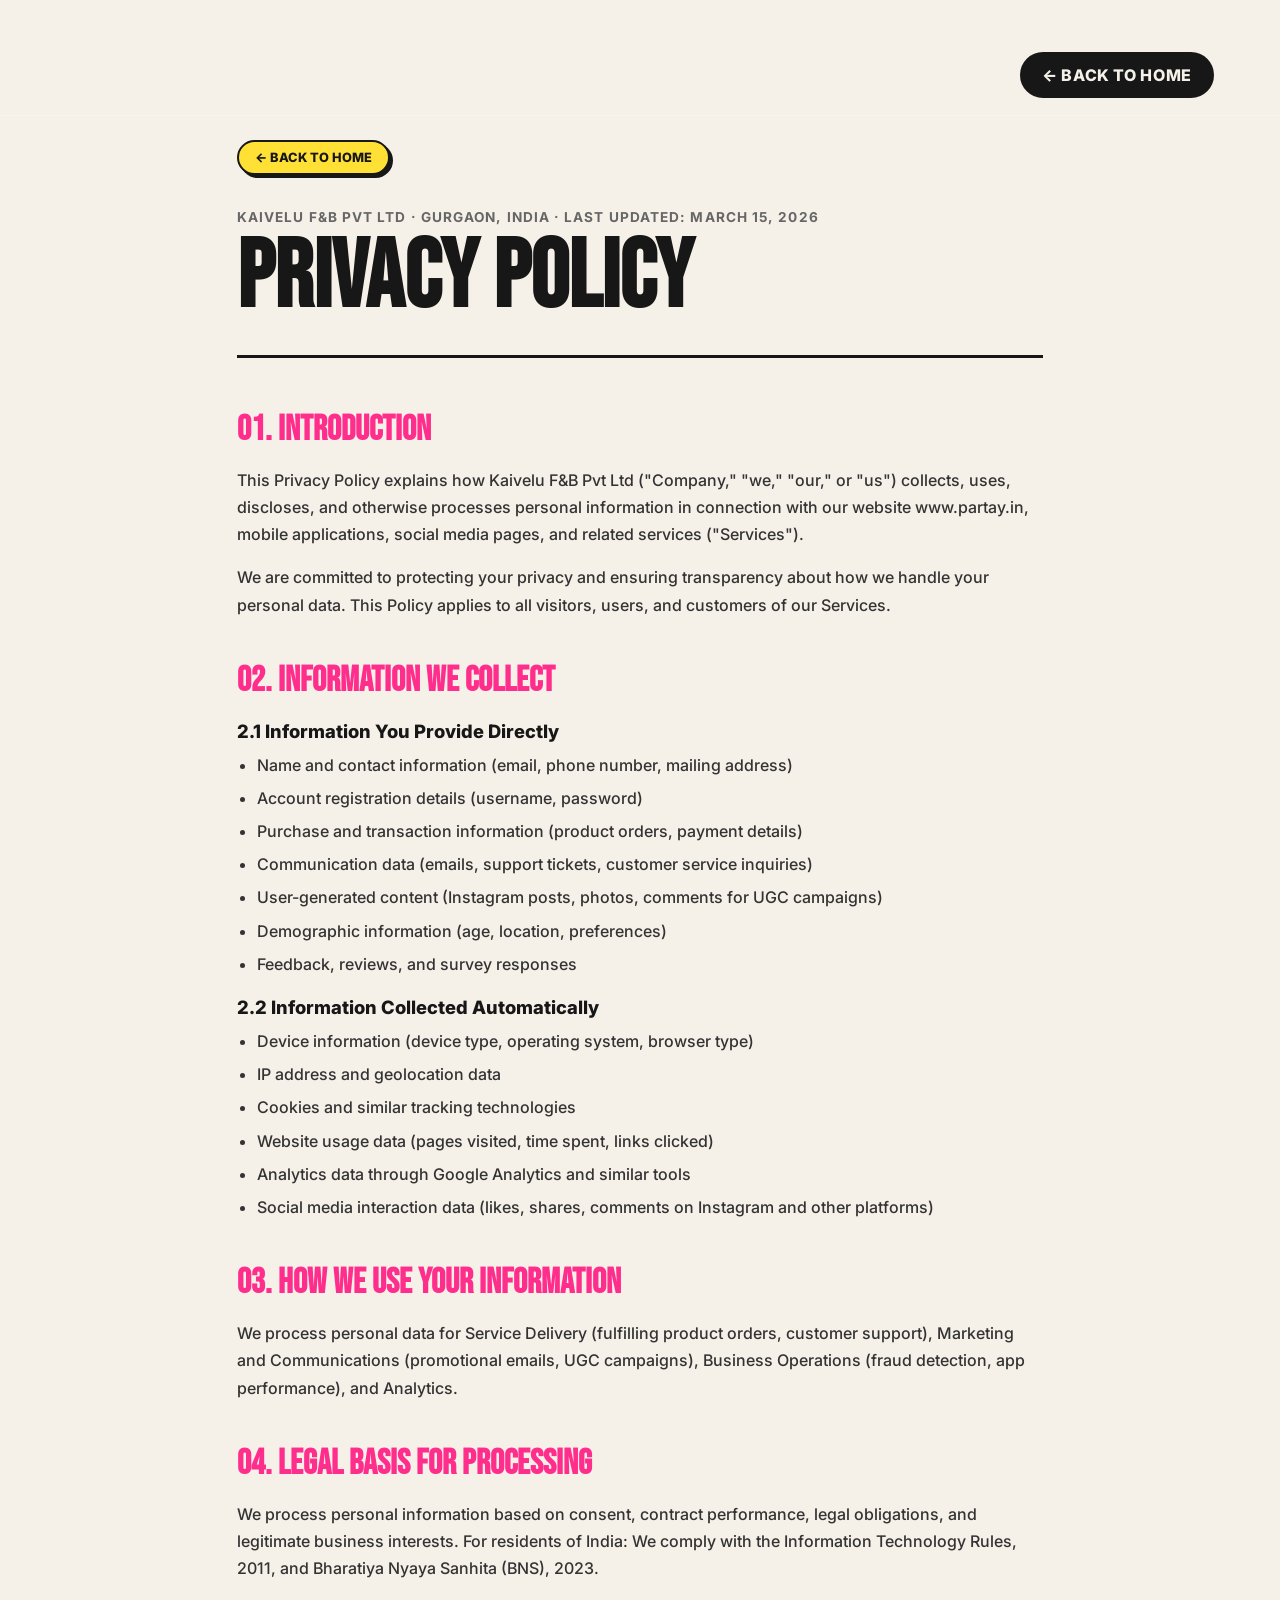
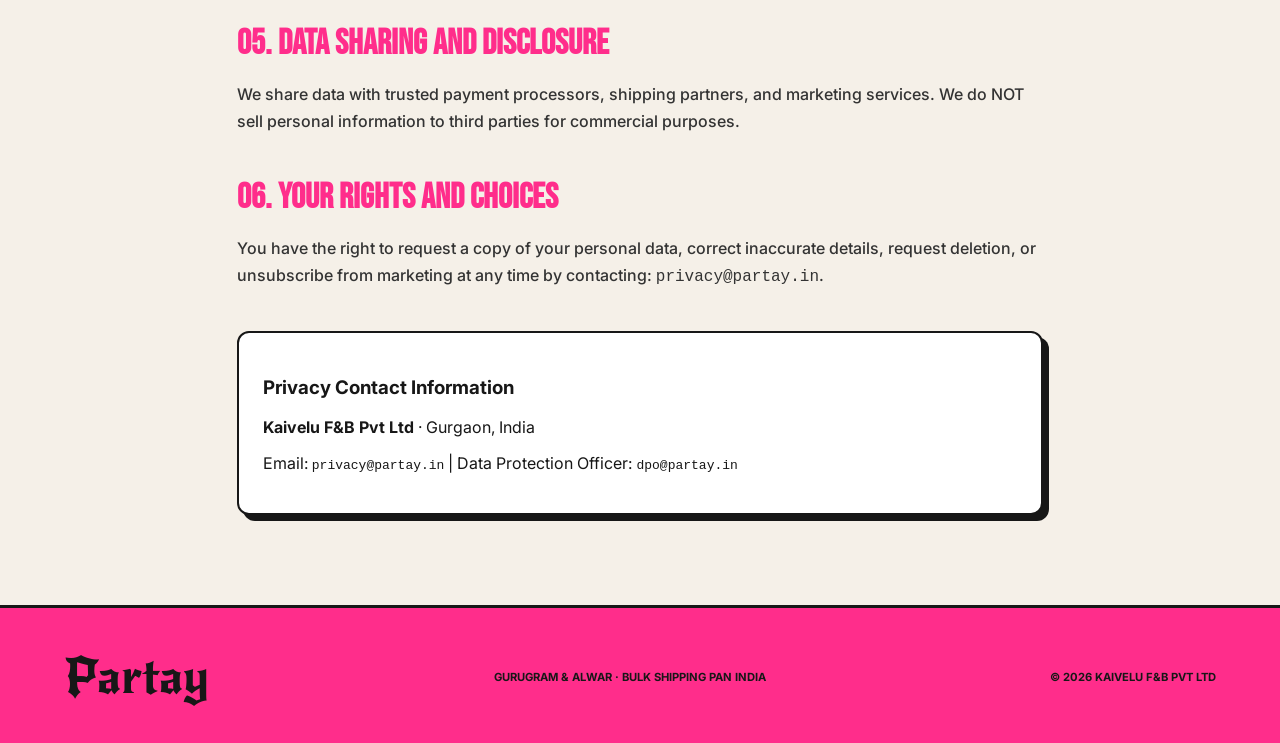
<file: privacy.html>
<!doctype html>
<html lang="en">
<head>
  <meta charset="utf-8">
  <meta name="viewport" content="width=device-width,initial-scale=1">
  <meta name="theme-color" content="#ff2d8b">
  <meta name="robots" content="noindex, nofollow">
  <title>Privacy Policy | Partay Instant Mocktails</title>
  <link rel="icon" type="image/svg+xml" href="assets/favicon.svg">
  <link rel="preconnect" href="https://fonts.googleapis.com">
  <link rel="preconnect" href="https://fonts.gstatic.com" crossorigin>
  <link href="https://fonts.googleapis.com/css2?family=Bebas+Neue&amp;family=Inter:wght@400;600;700;800&amp;family=New+Rocker&amp;display=swap" rel="stylesheet">
  <link rel="stylesheet" href="styles.css">
  <style>
    .legal-page { padding: 140px clamp(20px, 6vw, 80px) 90px; max-width: 960px; margin: 0 auto; }
    .legal-header { margin-bottom: 50px; border-bottom: 3px solid var(--ink); padding-bottom: 30px; }
    .legal-header h1 { font-family: "Bebas Neue"; font-size: clamp(3.5rem, 8vw, 6rem); margin: 10px 0 5px; line-height: .85; }
    .legal-meta { color: #666; font-size: .85rem; font-weight: 700; text-transform: uppercase; letter-spacing: .08em; }
    .back-link { display: inline-flex; align-items: center; gap: 6px; font-weight: 800; text-transform: uppercase; font-size: .8rem; text-decoration: none; padding: 8px 16px; background: var(--yellow); border: var(--line); border-radius: 999px; box-shadow: 3px 3px 0 var(--ink); margin-bottom: 20px; transition: .18s; }
    .back-link:hover { transform: translate(2px, 2px); box-shadow: 1px 1px 0 var(--ink); }
    .legal-section { margin-bottom: 40px; }
    .legal-section h2 { font-family: "Bebas Neue"; font-size: 2.2rem; color: var(--pink); margin: 0 0 12px; }
    .legal-section h3 { font-family: "Inter"; font-size: 1.15rem; font-weight: 800; margin: 18px 0 8px; }
    .legal-section p, .legal-section ul { font-size: 1rem; line-height: 1.7; color: #333; font-weight: 500; }
    .legal-section ul { padding-left: 20px; margin: 10px 0; }
    .legal-section li { margin-bottom: 6px; }
    .legal-contact-box { background: #fff; border: var(--line); padding: 24px; border-radius: 12px; box-shadow: 6px 6px 0 var(--ink); margin-top: 30px; }
  </style>
</head>
<body>
  <header class="nav">
    <a class="wordmark" href="index.html">Partay</a>
    <nav><a href="index.html#flavours">Flavours</a><a href="index.html#how">How it works</a><a href="index.html#where">Where to get it</a></nav>
    <a class="pill pill--dark" href="index.html">← Back to Home</a>
  </header>

  <main class="legal-page">
    <a class="back-link" href="index.html">← Back to Home</a>
    <div class="legal-header">
      <p class="legal-meta">Kaivelu F&B Pvt Ltd · Gurgaon, India · Last Updated: March 15, 2026</p>
      <h1>PRIVACY POLICY</h1>
    </div>

    <article class="legal-content">
      <section class="legal-section">
        <h2>01. Introduction</h2>
        <p>This Privacy Policy explains how Kaivelu F&amp;B Pvt Ltd ("Company," "we," "our," or "us") collects, uses, discloses, and otherwise processes personal information in connection with our website www.partay.in, mobile applications, social media pages, and related services ("Services").</p>
        <p>We are committed to protecting your privacy and ensuring transparency about how we handle your personal data. This Policy applies to all visitors, users, and customers of our Services.</p>
      </section>

      <section class="legal-section">
        <h2>02. Information We Collect</h2>
        <h3>2.1 Information You Provide Directly</h3>
        <ul>
          <li>Name and contact information (email, phone number, mailing address)</li>
          <li>Account registration details (username, password)</li>
          <li>Purchase and transaction information (product orders, payment details)</li>
          <li>Communication data (emails, support tickets, customer service inquiries)</li>
          <li>User-generated content (Instagram posts, photos, comments for UGC campaigns)</li>
          <li>Demographic information (age, location, preferences)</li>
          <li>Feedback, reviews, and survey responses</li>
        </ul>
        <h3>2.2 Information Collected Automatically</h3>
        <ul>
          <li>Device information (device type, operating system, browser type)</li>
          <li>IP address and geolocation data</li>
          <li>Cookies and similar tracking technologies</li>
          <li>Website usage data (pages visited, time spent, links clicked)</li>
          <li>Analytics data through Google Analytics and similar tools</li>
          <li>Social media interaction data (likes, shares, comments on Instagram and other platforms)</li>
        </ul>
      </section>

      <section class="legal-section">
        <h2>03. How We Use Your Information</h2>
        <p>We process personal data for Service Delivery (fulfilling product orders, customer support), Marketing and Communications (promotional emails, UGC campaigns), Business Operations (fraud detection, app performance), and Analytics.</p>
      </section>

      <section class="legal-section">
        <h2>04. Legal Basis for Processing</h2>
        <p>We process personal information based on consent, contract performance, legal obligations, and legitimate business interests. For residents of India: We comply with the Information Technology Rules, 2011, and Bharatiya Nyaya Sanhita (BNS), 2023.</p>
      </section>

      <section class="legal-section">
        <h2>05. Data Sharing and Disclosure</h2>
        <p>We share data with trusted payment processors, shipping partners, and marketing services. We do NOT sell personal information to third parties for commercial purposes.</p>
      </section>

      <section class="legal-section">
        <h2>06. Your Rights and Choices</h2>
        <p>You have the right to request a copy of your personal data, correct inaccurate details, request deletion, or unsubscribe from marketing at any time by contacting: <code>privacy@partay.in</code>.</p>
      </section>

      <div class="legal-contact-box">
        <h3>Privacy Contact Information</h3>
        <p><strong>Kaivelu F&amp;B Pvt Ltd</strong> · Gurgaon, India</p>
        <p>Email: <code>privacy@partay.in</code> | Data Protection Officer: <code>dpo@partay.in</code></p>
      </div>
    </article>
  </main>

  <footer>
    <a class="wordmark" href="index.html">Partay</a>
    <p>Gurugram &amp; Alwar · Bulk shipping Pan India</p>
    <p>© 2026 Kaivelu F&amp;B Pvt Ltd</p>
  </footer>
</body>
</html>
</file>
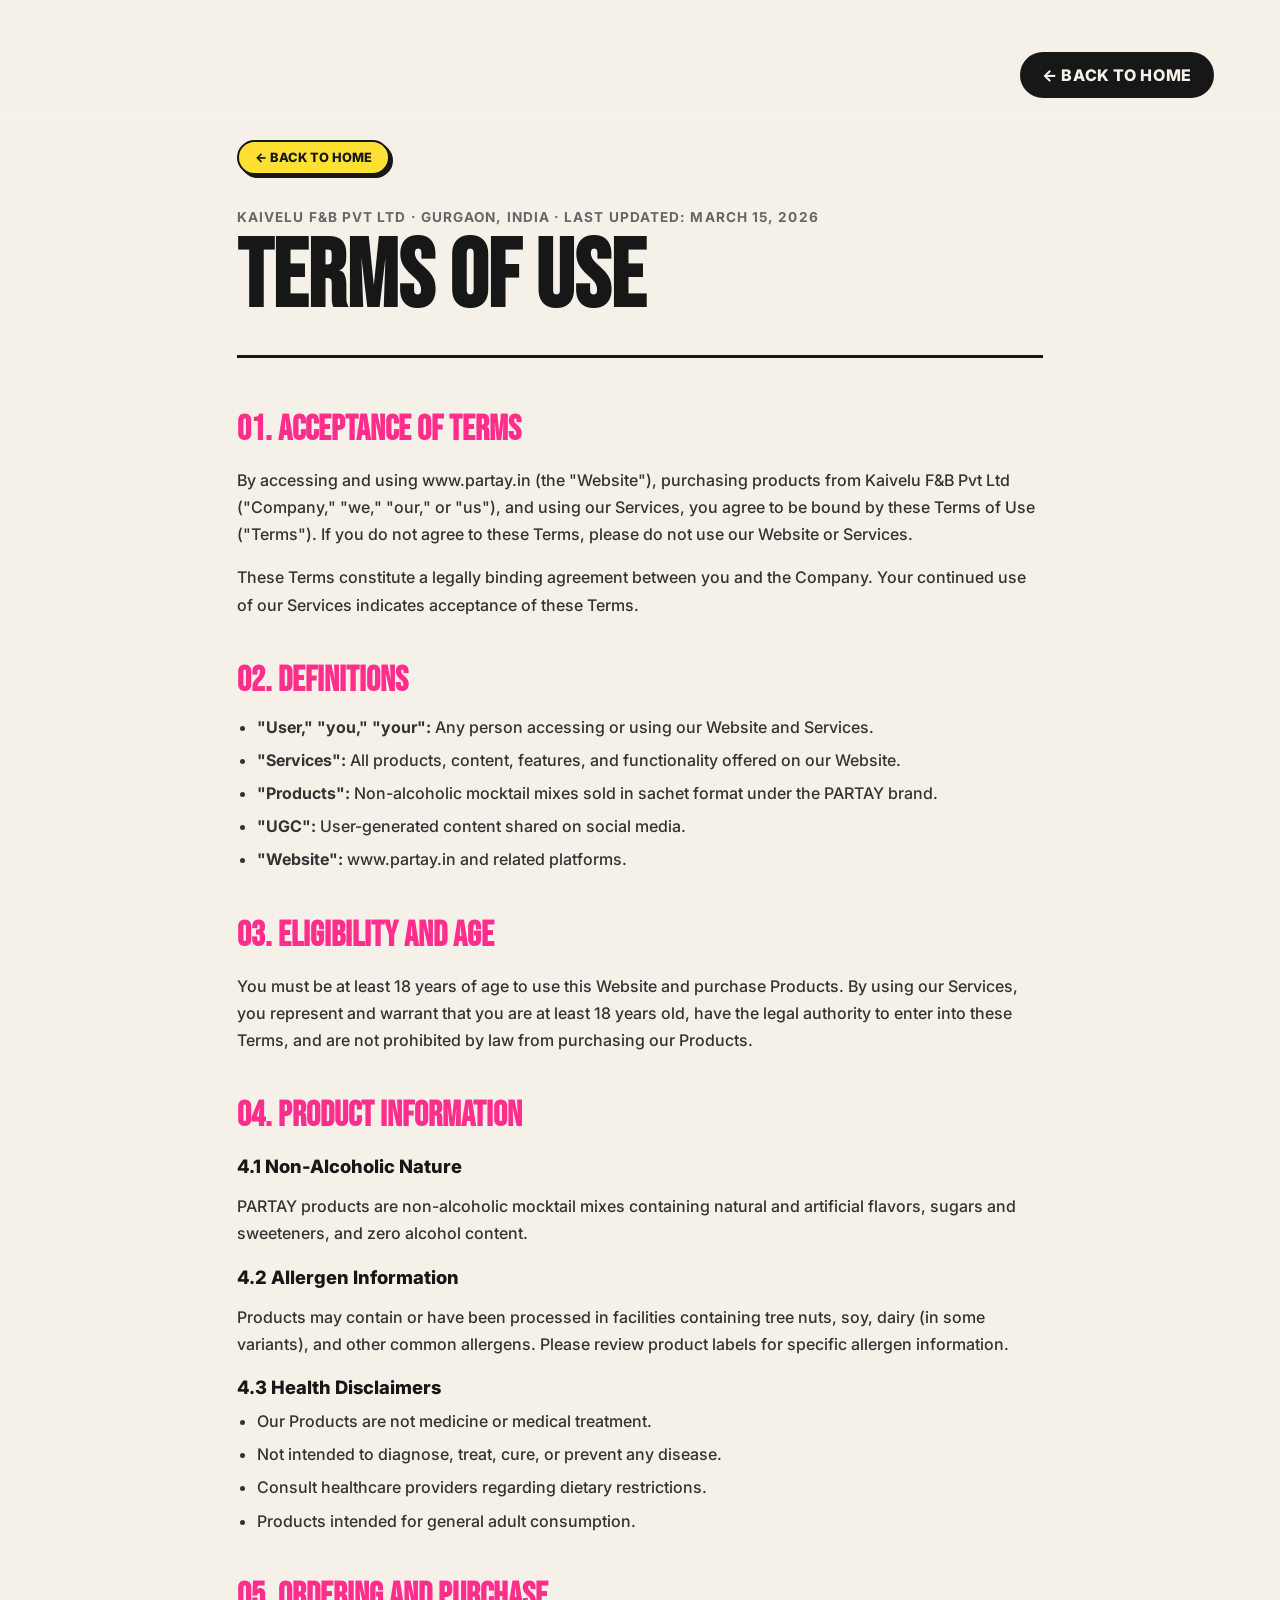
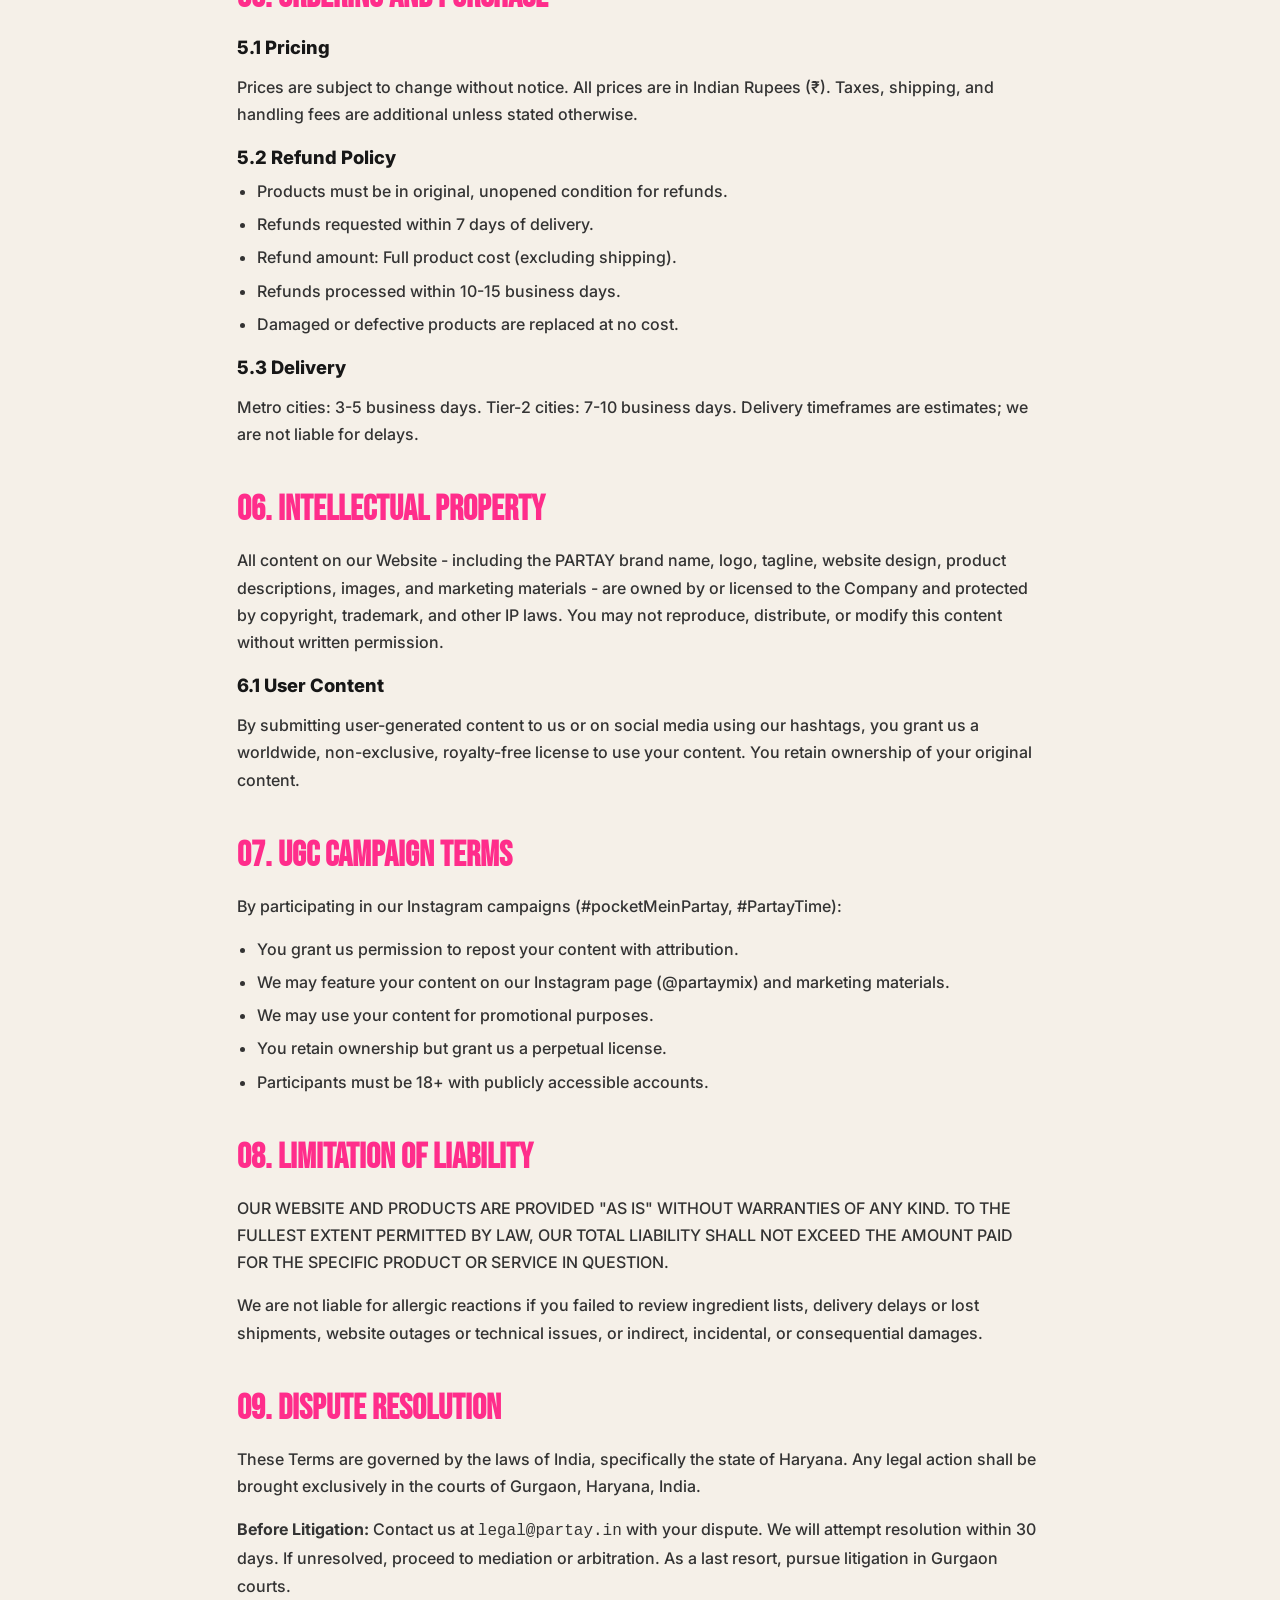
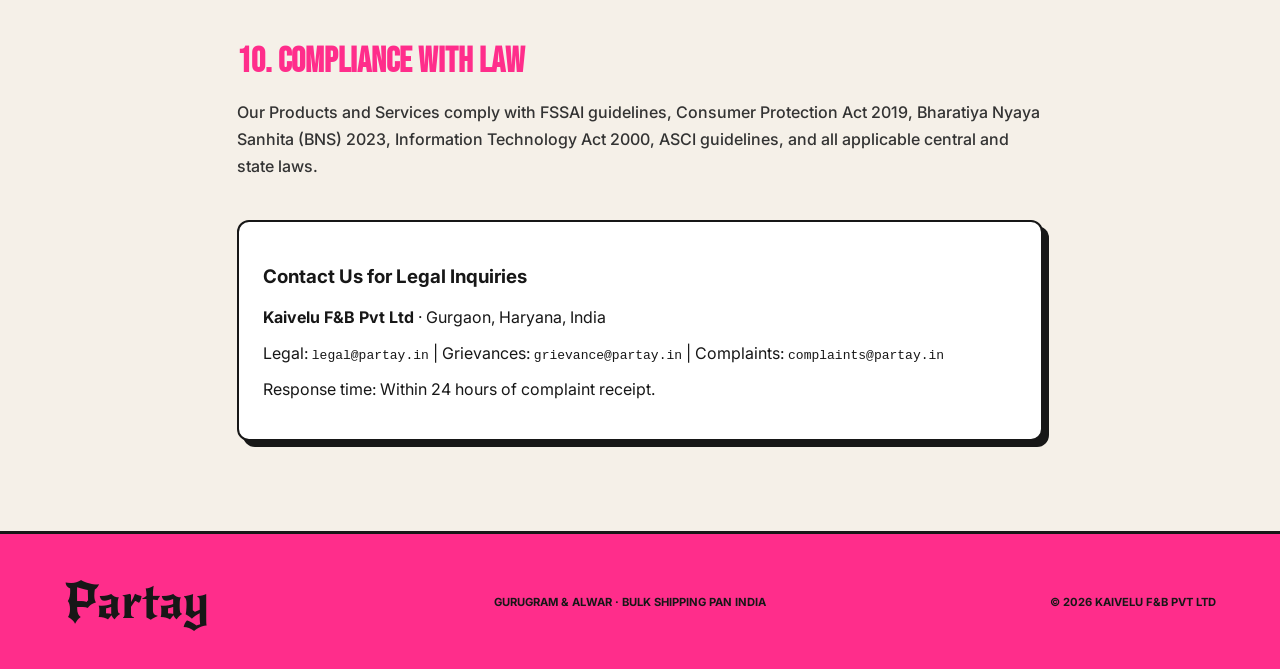
<file: terms.html>
<!doctype html>
<html lang="en">
<head>
  <meta charset="utf-8">
  <meta name="viewport" content="width=device-width,initial-scale=1">
  <meta name="theme-color" content="#ff2d8b">
  <meta name="robots" content="noindex, nofollow">
  <title>Terms of Use | Partay Instant Mocktails</title>
  <link rel="icon" type="image/svg+xml" href="assets/favicon.svg">
  <link rel="preconnect" href="https://fonts.googleapis.com">
  <link rel="preconnect" href="https://fonts.gstatic.com" crossorigin>
  <link href="https://fonts.googleapis.com/css2?family=Bebas+Neue&amp;family=Inter:wght@400;600;700;800&amp;family=New+Rocker&amp;display=swap" rel="stylesheet">
  <link rel="stylesheet" href="styles.css">
  <style>
    .legal-page { padding: 140px clamp(20px, 6vw, 80px) 90px; max-width: 960px; margin: 0 auto; }
    .legal-header { margin-bottom: 50px; border-bottom: 3px solid var(--ink); padding-bottom: 30px; }
    .legal-header h1 { font-family: "Bebas Neue"; font-size: clamp(3.5rem, 8vw, 6rem); margin: 10px 0 5px; line-height: .85; }
    .legal-meta { color: #666; font-size: .85rem; font-weight: 700; text-transform: uppercase; letter-spacing: .08em; }
    .back-link { display: inline-flex; align-items: center; gap: 6px; font-weight: 800; text-transform: uppercase; font-size: .8rem; text-decoration: none; padding: 8px 16px; background: var(--yellow); border: var(--line); border-radius: 999px; box-shadow: 3px 3px 0 var(--ink); margin-bottom: 20px; transition: .18s; }
    .back-link:hover { transform: translate(2px, 2px); box-shadow: 1px 1px 0 var(--ink); }
    .legal-section { margin-bottom: 40px; }
    .legal-section h2 { font-family: "Bebas Neue"; font-size: 2.2rem; color: var(--pink); margin: 0 0 12px; }
    .legal-section h3 { font-family: "Inter"; font-size: 1.15rem; font-weight: 800; margin: 18px 0 8px; }
    .legal-section p, .legal-section ul { font-size: 1rem; line-height: 1.7; color: #333; font-weight: 500; }
    .legal-section ul { padding-left: 20px; margin: 10px 0; }
    .legal-section li { margin-bottom: 6px; }
    .legal-contact-box { background: #fff; border: var(--line); padding: 24px; border-radius: 12px; box-shadow: 6px 6px 0 var(--ink); margin-top: 30px; }
  </style>
</head>
<body>
  <header class="nav">
    <a class="wordmark" href="index.html">Partay</a>
    <nav><a href="index.html#flavours">Flavours</a><a href="index.html#how">How it works</a><a href="index.html#where">Where to get it</a></nav>
    <a class="pill pill--dark" href="index.html">← Back to Home</a>
  </header>

  <main class="legal-page">
    <a class="back-link" href="index.html">← Back to Home</a>
    <div class="legal-header">
      <p class="legal-meta">Kaivelu F&B Pvt Ltd · Gurgaon, India · Last Updated: March 15, 2026</p>
      <h1>TERMS OF USE</h1>
    </div>

    <article class="legal-content">
      <section class="legal-section">
        <h2>01. Acceptance of Terms</h2>
        <p>By accessing and using www.partay.in (the "Website"), purchasing products from Kaivelu F&B Pvt Ltd ("Company," "we," "our," or "us"), and using our Services, you agree to be bound by these Terms of Use ("Terms"). If you do not agree to these Terms, please do not use our Website or Services.</p>
        <p>These Terms constitute a legally binding agreement between you and the Company. Your continued use of our Services indicates acceptance of these Terms.</p>
      </section>

      <section class="legal-section">
        <h2>02. Definitions</h2>
        <ul>
          <li><strong>"User," "you," "your":</strong> Any person accessing or using our Website and Services.</li>
          <li><strong>"Services":</strong> All products, content, features, and functionality offered on our Website.</li>
          <li><strong>"Products":</strong> Non-alcoholic mocktail mixes sold in sachet format under the PARTAY brand.</li>
          <li><strong>"UGC":</strong> User-generated content shared on social media.</li>
          <li><strong>"Website":</strong> www.partay.in and related platforms.</li>
        </ul>
      </section>

      <section class="legal-section">
        <h2>03. Eligibility and Age</h2>
        <p>You must be at least 18 years of age to use this Website and purchase Products. By using our Services, you represent and warrant that you are at least 18 years old, have the legal authority to enter into these Terms, and are not prohibited by law from purchasing our Products.</p>
      </section>

      <section class="legal-section">
        <h2>04. Product Information</h2>
        <h3>4.1 Non-Alcoholic Nature</h3>
        <p>PARTAY products are non-alcoholic mocktail mixes containing natural and artificial flavors, sugars and sweeteners, and zero alcohol content.</p>
        <h3>4.2 Allergen Information</h3>
        <p>Products may contain or have been processed in facilities containing tree nuts, soy, dairy (in some variants), and other common allergens. Please review product labels for specific allergen information.</p>
        <h3>4.3 Health Disclaimers</h3>
        <ul>
          <li>Our Products are not medicine or medical treatment.</li>
          <li>Not intended to diagnose, treat, cure, or prevent any disease.</li>
          <li>Consult healthcare providers regarding dietary restrictions.</li>
          <li>Products intended for general adult consumption.</li>
        </ul>
      </section>

      <section class="legal-section">
        <h2>05. Ordering and Purchase</h2>
        <h3>5.1 Pricing</h3>
        <p>Prices are subject to change without notice. All prices are in Indian Rupees (₹). Taxes, shipping, and handling fees are additional unless stated otherwise.</p>
        <h3>5.2 Refund Policy</h3>
        <ul>
          <li>Products must be in original, unopened condition for refunds.</li>
          <li>Refunds requested within 7 days of delivery.</li>
          <li>Refund amount: Full product cost (excluding shipping).</li>
          <li>Refunds processed within 10-15 business days.</li>
          <li>Damaged or defective products are replaced at no cost.</li>
        </ul>
        <h3>5.3 Delivery</h3>
        <p>Metro cities: 3-5 business days. Tier-2 cities: 7-10 business days. Delivery timeframes are estimates; we are not liable for delays.</p>
      </section>

      <section class="legal-section">
        <h2>06. Intellectual Property</h2>
        <p>All content on our Website - including the PARTAY brand name, logo, tagline, website design, product descriptions, images, and marketing materials - are owned by or licensed to the Company and protected by copyright, trademark, and other IP laws. You may not reproduce, distribute, or modify this content without written permission.</p>
        <h3>6.1 User Content</h3>
        <p>By submitting user-generated content to us or on social media using our hashtags, you grant us a worldwide, non-exclusive, royalty-free license to use your content. You retain ownership of your original content.</p>
      </section>

      <section class="legal-section">
        <h2>07. UGC Campaign Terms</h2>
        <p>By participating in our Instagram campaigns (#pocketMeinPartay, #PartayTime):</p>
        <ul>
          <li>You grant us permission to repost your content with attribution.</li>
          <li>We may feature your content on our Instagram page (@partaymix) and marketing materials.</li>
          <li>We may use your content for promotional purposes.</li>
          <li>You retain ownership but grant us a perpetual license.</li>
          <li>Participants must be 18+ with publicly accessible accounts.</li>
        </ul>
      </section>

      <section class="legal-section">
        <h2>08. Limitation of Liability</h2>
        <p>OUR WEBSITE AND PRODUCTS ARE PROVIDED "AS IS" WITHOUT WARRANTIES OF ANY KIND. TO THE FULLEST EXTENT PERMITTED BY LAW, OUR TOTAL LIABILITY SHALL NOT EXCEED THE AMOUNT PAID FOR THE SPECIFIC PRODUCT OR SERVICE IN QUESTION.</p>
        <p>We are not liable for allergic reactions if you failed to review ingredient lists, delivery delays or lost shipments, website outages or technical issues, or indirect, incidental, or consequential damages.</p>
      </section>

      <section class="legal-section">
        <h2>09. Dispute Resolution</h2>
        <p>These Terms are governed by the laws of India, specifically the state of Haryana. Any legal action shall be brought exclusively in the courts of Gurgaon, Haryana, India.</p>
        <p><strong>Before Litigation:</strong> Contact us at <code>legal@partay.in</code> with your dispute. We will attempt resolution within 30 days. If unresolved, proceed to mediation or arbitration. As a last resort, pursue litigation in Gurgaon courts.</p>
      </section>

      <section class="legal-section">
        <h2>10. Compliance with Law</h2>
        <p>Our Products and Services comply with FSSAI guidelines, Consumer Protection Act 2019, Bharatiya Nyaya Sanhita (BNS) 2023, Information Technology Act 2000, ASCI guidelines, and all applicable central and state laws.</p>
      </section>

      <div class="legal-contact-box">
        <h3>Contact Us for Legal Inquiries</h3>
        <p><strong>Kaivelu F&amp;B Pvt Ltd</strong> · Gurgaon, Haryana, India</p>
        <p>Legal: <code>legal@partay.in</code> | Grievances: <code>grievance@partay.in</code> | Complaints: <code>complaints@partay.in</code></p>
        <p>Response time: Within 24 hours of complaint receipt.</p>
      </div>
    </article>
  </main>

  <footer>
    <a class="wordmark" href="index.html">Partay</a>
    <p>Gurugram &amp; Alwar · Bulk shipping Pan India</p>
    <p>© 2026 Kaivelu F&amp;B Pvt Ltd</p>
  </footer>
</body>
</html>
</file>
<file: styles.css>
:root{--cream:#f5f0e8;--ink:#171717;--pink:#ff2d8b;--yellow:#ffe135;--blue:#17a9ff;--green:#80e342;--line:2px solid var(--ink)}
*{box-sizing:border-box}html{scroll-behavior:smooth;background:var(--cream)}body{margin:0;color:var(--ink);background:var(--cream);font-family:Inter,system-ui,sans-serif;overflow-x:hidden}button,a{font:inherit}button{color:inherit}a{color:inherit}img{max-width:100%;display:block}::selection{color:var(--cream);background:var(--pink)}
.skip-link{position:fixed;z-index:100;top:8px;left:8px;padding:10px 14px;transform:translateY(-150%);background:var(--yellow);border:var(--line)}.skip-link:focus{transform:none}
.ticker{height:34px;overflow:hidden;color:var(--cream);background:var(--ink);font-family:"Bebas Neue";letter-spacing:.12em;white-space:nowrap}.ticker__track{display:flex;width:max-content;animation:ticker 24s linear infinite}.ticker span{padding:7px 0;min-width:max-content}@keyframes ticker{to{transform:translateX(-50%)}}
.nav{position:absolute;z-index:20;top:34px;left:0;right:0;height:82px;padding:15px clamp(24px,5vw,72px);display:flex;align-items:center;justify-content:space-between;color:var(--cream);border-bottom:1px solid #ffffff47}.wordmark{font-family:"New Rocker";font-size:clamp(2rem,4vw,3.1rem);line-height:1;text-decoration:none}.nav nav{display:flex;gap:28px}.nav nav a{font-size:.78rem;font-weight:800;letter-spacing:.06em;text-decoration:none;text-transform:uppercase}.nav nav a:hover{color:var(--yellow)}
.pill{min-height:48px;padding:13px 22px;display:inline-flex;align-items:center;justify-content:center;color:var(--ink);font-weight:800;letter-spacing:.04em;text-decoration:none;text-transform:uppercase;border:var(--line);border-radius:999px;cursor:pointer;box-shadow:4px 4px 0 var(--ink);transition:.18s}.pill:hover{transform:translate(3px,3px);box-shadow:1px 1px 0 var(--ink)}.pill--dark{color:var(--cream);background:var(--ink);border-color:var(--cream);box-shadow:4px 4px 0 var(--cream)}.pill--pink{background:var(--pink)}.pill--yellow{background:var(--yellow)}.pill--cream{background:var(--cream)}
.hero{position:relative;min-height:min(880px,calc(100svh - 34px));padding:154px clamp(24px,7vw,100px) 84px;display:flex;align-items:center;overflow:hidden;color:var(--cream);background:#0b1424}.hero__photo,.hero__wash{position:absolute;inset:0}.hero__photo{background:url("assets/partay-rooftop-hero.jpg") center 38%/cover no-repeat;animation:heroIn 1.2s ease both}.hero__wash{background:linear-gradient(90deg,#030914eb 0%,#0309149e 44%,#0309140f 78%),linear-gradient(0deg,#0007,transparent 45%)}@keyframes heroIn{from{transform:scale(1.08);filter:saturate(.6)}}.hero__content{position:relative;z-index:3;max-width:680px}.eyebrow,.kicker{margin:0 0 18px;font-size:.75rem;font-weight:800;letter-spacing:.16em;text-transform:uppercase}.hero h1{margin:0;font-family:"Bebas Neue";font-size:clamp(5.5rem,10.8vw,10.5rem);font-weight:400;letter-spacing:-.025em;line-height:.73}.hero h1 span{display:block}.hero h1 em{display:block;margin:.15em 0 .1em;color:var(--yellow);font-family:"New Rocker";font-size:.38em;font-style:normal;line-height:1;transform:rotate(-6deg);transform-origin:left center}.hero__lede{max-width:560px;margin:24px 0 0;font-size:clamp(1rem,1.4vw,1.2rem);font-weight:600;line-height:1.6}.hero__actions{display:flex;align-items:center;gap:24px;margin-top:28px}.text-link{padding:10px 0;color:var(--cream);background:none;border:0;border-bottom:1px solid;cursor:pointer}.hero__proof{display:flex;gap:clamp(24px,4vw,60px);margin-top:46px}.hero__proof div{display:grid}.hero__proof strong{color:var(--yellow);font-family:"Bebas Neue";font-size:2rem;font-weight:400}.hero__proof span{font-size:.7rem;font-weight:700;text-transform:uppercase}.hero__stamp{position:absolute;z-index:4;right:4.5vw;bottom:68px;width:150px;aspect-ratio:1;display:grid;place-content:center;text-align:center;color:var(--ink);background:var(--yellow);border:3px solid var(--ink);border-radius:50%;box-shadow:8px 8px 0 var(--pink);font-family:"Bebas Neue";font-size:1.5rem;line-height:.85;transform:rotate(8deg);animation:bob 3s ease-in-out infinite}.hero__stamp b{font-family:"New Rocker";font-size:1.1rem}@keyframes bob{50%{transform:rotate(4deg) translateY(-9px)}}.bubbles i{position:absolute;z-index:2;width:10px;aspect-ratio:1;bottom:-30px;border:1px solid #fff9;border-radius:50%;animation:bubble 7s infinite ease-in}.bubbles i:nth-child(1){left:54%}.bubbles i:nth-child(2){left:62%;width:18px;animation-delay:2s}.bubbles i:nth-child(3){left:71%;animation-delay:3.3s}.bubbles i:nth-child(4){left:82%;width:15px;animation-delay:1.1s}.bubbles i:nth-child(5){left:90%;width:23px;animation-delay:4.6s}.bubbles i:nth-child(6){left:47%;width:5px;animation-delay:5.2s}@keyframes bubble{0%{transform:translateY(0) scale(.7);opacity:0}15%{opacity:1}100%{transform:translateY(-760px) scale(1.4);opacity:0}}
.thirst{padding:clamp(70px,9vw,130px) clamp(24px,7vw,100px);display:grid;grid-template-columns:.8fr 1.2fr;align-items:center;gap:6vw;background:var(--yellow)}.thirst h2,.section-heading h2,.anywhere h2,.reveal-price h2,.closing h2{margin:0;font-family:"Bebas Neue";font-size:clamp(4.4rem,8vw,8rem);font-weight:400;line-height:.82}.thirst__copy>p:last-child{max-width:460px;font-size:1.1rem;font-weight:600;line-height:1.65}.scribble{color:var(--pink);font-family:"New Rocker";font-size:.7em}.glass-row{display:flex;align-items:end;justify-content:center;gap:clamp(12px,3vw,40px);min-height:430px}.glass{--tilt:0deg;position:relative;width:clamp(110px,14vw,190px);height:clamp(260px,31vw,420px);padding:0;overflow:hidden;color:#fff;background:#ffffff2e;border:3px solid var(--ink);border-radius:16px 16px 40px 40px;box-shadow:inset 0 0 0 7px #ffffff40,9px 12px 0 #17171726;cursor:pointer;transform-origin:bottom;transition:.35s}.glass:after{content:"";position:absolute;inset:14% 0 0;background:var(--liquid)}.glass:hover,.glass.active{transform:translateY(-16px) rotate(var(--tilt))}.glass.blue{--liquid:linear-gradient(#46d7ff,#0074e9);--tilt:-3deg}.glass.pink{--liquid:linear-gradient(#ff75bb,#ec006c);--tilt:2deg}.glass.green{--liquid:linear-gradient(#bdff60,#45b92b);--tilt:4deg}.glass span{position:absolute;z-index:4;left:10px;right:10px;bottom:24px;font-family:"Bebas Neue";font-size:clamp(1.6rem,2.6vw,2.6rem);line-height:.82}.ice{position:absolute;z-index:3;width:38%;aspect-ratio:1;top:23%;background:#ffffff73;border:2px solid #ffffffbf;transform:rotate(23deg)}.ice.one{left:8%}.ice.two{right:8%;top:36%;transform:rotate(-17deg)}.glass .lime{position:absolute;z-index:5;width:48%;aspect-ratio:1;right:-20%;top:8%;border:9px solid #c9ff5d;border-radius:50%;background:#ffffff40}
.flavours{padding:clamp(80px,10vw,150px) clamp(24px,7vw,100px)}.section-heading{display:flex;justify-content:space-between;align-items:end;gap:30px;margin-bottom:64px}.section-heading h2 span,.anywhere h2 span,.closing h2 span{color:var(--pink)}.flavour-stage{--flavour:var(--blue);min-height:610px;display:grid;grid-template-columns:.8fr 1.2fr;overflow:hidden;background:var(--flavour);border:3px solid var(--ink);box-shadow:12px 12px 0 var(--ink);transition:.5s}.flavour-stage[data-active-flavour=pink]{--flavour:var(--pink)}.flavour-stage[data-active-flavour=green]{--flavour:var(--green)}.flavour-copy{position:relative;z-index:2;padding:clamp(34px,5vw,70px);display:flex;flex-direction:column;justify-content:center}.flavour-count{font-family:"Bebas Neue";font-size:1.5rem}.flavour-copy h3{margin:10px 0;font-family:"Bebas Neue";font-size:clamp(4.2rem,8vw,8.5rem);font-weight:400;line-height:.78}.flavour-role{margin:22px 0 4px;font-family:"New Rocker";font-size:1.5rem}.flavour-line{font-family:"Bebas Neue";font-size:1.7rem}.flavour-copy>p:last-of-type{max-width:500px;min-height:3.2em;line-height:1.6;font-weight:600}.flavour-tabs{display:flex;gap:8px;margin-top:25px}.flavour-tabs button{padding:10px 14px;background:transparent;border:2px solid var(--ink);border-radius:999px;font-weight:800;cursor:pointer}.flavour-tabs button.active{color:var(--cream);background:var(--ink)}.flavour-visual{position:relative;display:grid;place-items:center;min-height:580px;overflow:hidden;border-left:3px solid var(--ink)}.sunburst{position:absolute;width:850px;aspect-ratio:1;background:repeating-conic-gradient(#ffffff38 0 8deg,transparent 8deg 18deg);animation:spin 30s linear infinite}@keyframes spin{to{transform:rotate(1turn)}}#productPack{position:relative;z-index:2;width:min(72%,390px);max-height:540px;object-fit:contain;filter:drop-shadow(18px 22px 0 #0003);transform:rotate(-5deg);transition:.35s}#productPack:hover{transform:rotate(1deg) scale(1.04)}.price-sticker{position:absolute;z-index:3;right:7%;bottom:10%;width:105px;aspect-ratio:1;display:grid;place-content:center;text-align:center;background:var(--yellow);border:3px solid var(--ink);border-radius:50%;font-family:"Bebas Neue";font-size:2.4rem;line-height:.65;transform:rotate(8deg)}.price-sticker small{font-size:.65rem}
.how{padding:clamp(80px,10vw,150px) clamp(24px,7vw,100px);color:var(--cream);background:var(--ink)}.light h2 span{color:var(--yellow)}.steps{display:grid;grid-template-columns:repeat(3,1fr);border:1px solid #4c4c4c}.step{position:relative;min-height:420px;padding:38px;display:flex;flex-direction:column;align-items:center;justify-content:end;text-align:center;border-right:1px solid #4c4c4c}.step:last-child{border:0}.step__no{position:absolute;left:25px;top:22px;color:#777;font-family:"Bebas Neue";font-size:2rem}.step__icon{margin-bottom:36px;display:grid;place-items:center}.sachet-mini{width:90px;height:140px;color:var(--ink);background:var(--pink);border:3px solid var(--cream);font-family:"New Rocker";font-size:1.25rem;transform:rotate(-8deg);animation:tearWiggle 2.6s ease-in-out infinite}@keyframes tearWiggle{0%,100%{transform:rotate(-8deg) translateY(0)}25%{transform:rotate(-14deg) translateY(-8px) scale(1.04)}50%{transform:rotate(-4deg) translateY(-3px)}75%{transform:rotate(-11deg) translateY(-6px) scale(1.02)}}.water-cup{position:relative;width:100px;height:135px;overflow:hidden;border:3px solid var(--cream);border-radius:8px 8px 28px 28px}.water-cup i{position:absolute;inset:38% 0 0;background:var(--blue);animation:wave 2s infinite}@keyframes wave{50%{transform:translateY(8px) rotate(2deg)}}.stir-icon{width:120px;aspect-ratio:1;color:var(--yellow);border:4px solid var(--yellow);border-radius:50%;font-size:5rem;animation:spin 6s linear infinite}.step h3{margin:0;font-family:"Bebas Neue";font-size:3.4rem;font-weight:400}.step p{color:#bbb;line-height:1.6}
.anywhere{min-height:760px;display:grid;grid-template-columns:1.2fr .8fr;background:var(--pink)}.anywhere__photo{position:relative;min-height:650px;margin:0;overflow:hidden;border-right:3px solid var(--ink)}.anywhere__photo img{width:100%;height:100%;object-fit:cover}.anywhere__photo figcaption{position:absolute;left:25px;bottom:25px;padding:10px 14px;background:var(--yellow);border:var(--line);font-size:.75rem;font-weight:800;text-transform:uppercase;transform:rotate(-2deg)}.anywhere__copy{padding:clamp(55px,7vw,100px);display:flex;flex-direction:column;justify-content:center}.anywhere__copy>p:not(.kicker){max-width:520px;font-size:1.05rem;font-weight:600;line-height:1.65}.anywhere h2 span{color:var(--yellow)}.occasion-pills{display:flex;flex-wrap:wrap;gap:9px;margin-top:24px}.occasion-pills span{padding:10px 14px;border:2px solid;border-radius:999px;font-size:.72rem;font-weight:800;text-transform:uppercase}
.scenes{padding:clamp(80px,10vw,150px) clamp(24px,7vw,100px)}.scene-cards{display:grid;grid-template-columns:repeat(4,1fr);gap:16px}.scene-card{position:relative;min-height:380px;padding:28px;display:flex;flex-direction:column;justify-content:space-between;color:var(--cream);border:var(--line);border-radius:12px;overflow:hidden;isolation:isolate;transition:transform .3s cubic-bezier(.16,1,.3,1),box-shadow .3s cubic-bezier(.16,1,.3,1)}.scene-card:hover{transform:translateY(-10px) rotate(-1deg);box-shadow:8px 12px 0 var(--ink)}.scene-card__bg{position:absolute;inset:0;width:100%;height:100%;object-fit:cover;z-index:1;transition:transform .5s ease}.scene-card:hover .scene-card__bg{transform:scale(1.08)}.scene-card__overlay{position:absolute;inset:0;z-index:2;background:linear-gradient(180deg,#00000070 0%,#00000030 40%,#000000e6 100%)}.scene-card__no{position:relative;z-index:3;align-self:flex-start;padding:6px 12px;color:var(--ink);background:var(--yellow);border:2px solid var(--ink);border-radius:999px;font-family:"Bebas Neue";font-size:1.1rem;line-height:1;box-shadow:3px 3px 0 var(--ink)}.scene-card:nth-child(2) .scene-card__no{background:var(--pink);color:#fff}.scene-card:nth-child(3) .scene-card__no{background:var(--blue);color:#fff}.scene-card:nth-child(4) .scene-card__no{background:var(--cream);color:var(--ink)}.scene-card__body{position:relative;z-index:3;margin-top:auto}.scene-card h3{margin:0 0 8px;font-family:"Bebas Neue";font-size:clamp(2.4rem,3vw,3rem);font-weight:400;line-height:.88;color:#fff;text-shadow:0 2px 8px #0008}.scene-card p{margin:0;font-size:.9rem;font-weight:600;line-height:1.45;color:#e8e8e8;text-shadow:0 1px 4px #0009}
.insight{padding:clamp(70px,8vw,110px) clamp(24px,7vw,100px);display:grid;grid-template-columns:.7fr 1fr .8fr;align-items:center;gap:5vw;color:var(--cream);background:var(--ink);border-block:14px solid var(--pink)}.insight__number{color:var(--yellow);font-family:"Bebas Neue";font-size:clamp(8rem,18vw,16rem);line-height:.7}.insight__copy p{font-size:clamp(1.2rem,2vw,1.8rem);font-weight:700;line-height:1.4}.insight__citation{display:block;margin-top:12px;color:var(--yellow);font-size:.78rem;font-weight:600;opacity:.9}.insight__aside{padding:25px;border:2px solid var(--pink);font-family:"New Rocker";font-size:1.3rem;line-height:1.5;transform:rotate(3deg)}
.where{padding:clamp(80px,10vw,150px) clamp(24px,7vw,100px);color:var(--cream);background:#0b0b0b}.where__top{display:grid;grid-template-columns:1.2fr .8fr;align-items:end;gap:5vw}.where__top .section-heading{display:block}.where__note{max-width:440px;padding:22px;display:flex;gap:14px;border:1px solid #555;line-height:1.6}.pulse{flex:0 0 12px;height:12px;margin-top:5px;background:var(--pink);border-radius:50%;animation:pulse 2s infinite}@keyframes pulse{70%{box-shadow:0 0 0 14px #ff2d8b00}}.availability{display:grid;grid-template-columns:1fr 1fr 1.3fr;margin-top:60px;border:1px solid #555}.city-card,.bulk-card{min-height:390px;padding:35px;display:flex;flex-direction:column;align-items:flex-start;justify-content:space-between;border-right:1px solid #555}.availability article:last-child{border:0}.availability p{color:#aaa;font-size:.72rem;font-weight:800;letter-spacing:.1em;text-transform:uppercase}.availability h3{margin:auto 0;font-family:"Bebas Neue";font-size:clamp(3rem,5vw,5.5rem);font-weight:400;line-height:.84}.bulk-card{color:var(--ink);background:var(--pink)}.bulk-card p{color:var(--ink)}
.reveal-price{position:relative;min-height:680px;display:grid;place-items:center;overflow:hidden;text-align:center;background:var(--yellow)}.reveal-price:before{content:"";position:absolute;width:900px;aspect-ratio:1;background:repeating-conic-gradient(transparent 0 9deg,#fff6 9deg 18deg);animation:spin 40s linear infinite}.price-before,.price-after{position:relative;z-index:2}.price-before p{font-family:"New Rocker";font-size:1.8rem}.price-button{margin-top:35px;padding:17px 28px;color:var(--cream);background:var(--ink);border:0;border-radius:999px;font-weight:800;cursor:pointer;animation:nudge 1.5s infinite}@keyframes nudge{50%{transform:scale(1.05)}}.price-after{display:none}.price-after.show{display:block;animation:pop .5s}@keyframes pop{from{transform:scale(.2) rotate(-10deg);opacity:0}}.price-after span,.price-after strong{font-family:"Bebas Neue";line-height:.7}.price-after span{font-size:6rem;vertical-align:top}.price-after strong{font-size:clamp(14rem,30vw,27rem)}.price-after p{font-weight:900;letter-spacing:.12em}
.closing{--closing-accent:var(--green);--closing-glow:#80e34255;position:relative;min-height:760px;padding:clamp(80px,10vw,140px) clamp(24px,7vw,100px);display:grid;grid-template-columns:1fr 1fr;align-items:center;color:var(--cream);background:radial-gradient(circle at 76% 48%,var(--closing-glow),transparent 29%),var(--ink);overflow:hidden;isolation:isolate;transition:background .7s ease}.closing[data-closing-flavour=blue]{--closing-accent:var(--blue);--closing-glow:#17a9ff66}.closing[data-closing-flavour=pink]{--closing-accent:var(--pink);--closing-glow:#ff2d8b66}.closing__content{position:relative;z-index:5}.closing__content .wordmark{margin:0 0 30px;color:var(--yellow);font-size:4rem}.closing__content>p:not(.wordmark){max-width:420px;margin:30px 0;color:#bbb;line-height:1.6}.closing__visual{position:relative;min-height:520px;display:grid;place-items:center;perspective:900px}.closing__visual:before{content:"";position:absolute;width:360px;aspect-ratio:1;background:var(--closing-accent);border-radius:50%;filter:blur(95px);opacity:.22;animation:closingGlow 2.4s ease-in-out infinite;transition:background .6s}.closing__visual img{position:relative;z-index:4;width:min(68%,330px);max-height:500px;object-fit:contain;filter:drop-shadow(18px 20px 0 var(--pink));transform:rotate(7deg);transition:filter .6s}.closing[data-closing-flavour=blue] .closing__visual img{filter:drop-shadow(18px 20px 0 #ffe135)}.closing[data-closing-flavour=pink] .closing__visual img{filter:drop-shadow(18px 20px 0 #17a9ff)}.closing__visual img.is-leaving{animation:packLeave .25s cubic-bezier(.7,0,1,.4) both}.closing__visual img.is-entering{animation:packEnter .42s cubic-bezier(.16,1,.3,1) both}@keyframes packLeave{to{opacity:0;transform:translate3d(90px,-20px,0) rotate(18deg) scale(.74);filter:blur(8px)}}@keyframes packEnter{from{opacity:0;transform:translate3d(-100px,40px,0) rotate(-18deg) scale(.72);filter:blur(10px)}to{opacity:1;transform:rotate(7deg)}}@keyframes closingGlow{50%{transform:scale(1.16);opacity:.36}}.orbit{position:absolute;z-index:1;width:430px;aspect-ratio:1;border:2px dashed var(--closing-accent);border-radius:50%;animation:spin 18s linear infinite;transition:border-color .6s}.orbit:before,.orbit:after{content:"";position:absolute;border-radius:50%;inset:35px;border:1px solid color-mix(in srgb,var(--closing-accent) 65%,transparent);animation:spin 12s linear infinite reverse}.orbit:after{inset:74px;border-style:dotted;animation-duration:8s;animation-direction:normal}.closing__fx{position:absolute;z-index:2;inset:0;pointer-events:none}.closing__fx i{position:absolute;width:18px;aspect-ratio:1;border:2px solid var(--closing-accent);border-radius:50%;opacity:.75;animation:fizzUp 3.2s ease-in infinite;transition:border-color .6s,background .6s}.closing__fx i:nth-child(1){left:20%;bottom:10%;animation-delay:-.4s}.closing__fx i:nth-child(2){left:35%;bottom:2%;width:10px;animation-delay:-1.7s}.closing__fx i:nth-child(3){left:68%;bottom:8%;width:26px;animation-delay:-2.5s}.closing__fx i:nth-child(4){left:79%;bottom:22%;width:12px;animation-delay:-.9s}.closing__fx i:nth-child(5){left:8%;bottom:30%;width:8px;animation-delay:-2.1s}.closing__fx i:nth-child(6){left:88%;bottom:4%;width:7px;animation-delay:-1.2s}@keyframes fizzUp{0%{transform:translateY(0) scale(.6);opacity:0}18%{opacity:.8}100%{transform:translateY(-420px) scale(1.4);opacity:0}}.closing__fx b{position:absolute;z-index:-1;width:85px;height:24px;right:7%;top:19%;background:var(--closing-accent);border-radius:60% 20% 55% 30%;opacity:.32;transform:rotate(-28deg);animation:splashFloat 5s ease-in-out infinite;transition:background .6s}.closing__fx b:nth-of-type(2){right:67%;top:65%;width:55px;transform:rotate(48deg);animation-delay:-1.8s}.closing__fx b:nth-of-type(3){right:12%;top:70%;width:42px;transform:rotate(18deg);animation-delay:-3.1s}@keyframes splashFloat{50%{translate:0 -18px;rotate:10deg;scale:1.14}}.closing[data-closing-flavour=green] .closing__fx b{height:35px;border-radius:100% 0 100% 0;opacity:.42}.closing[data-closing-flavour=pink] .closing__fx i{border-radius:42% 58% 33% 67%;background:#ff2d8b33}.closing__flavour{position:absolute;z-index:5;right:1%;top:7%;padding:9px 13px;color:var(--ink);background:var(--closing-accent);border:2px solid var(--ink);font-family:"Bebas Neue";font-size:1.1rem;letter-spacing:.08em;transform:rotate(3deg);transition:background .6s}.closing__dots{position:absolute;z-index:6;bottom:2%;display:flex;gap:10px}.closing__dots button{width:13px;aspect-ratio:1;padding:0;background:transparent;border:2px solid var(--cream);border-radius:50%;cursor:pointer;transition:.25s}.closing__dots button.active{width:34px;background:var(--closing-accent);border-color:var(--closing-accent);border-radius:999px}
footer{min-height:140px;padding:35px clamp(24px,5vw,70px);display:flex;flex-wrap:wrap;align-items:center;justify-content:space-between;gap:20px;background:var(--pink);border-top:3px solid var(--ink)}.footer__links{display:flex;gap:20px;align-items:center}.footer__links a{font-size:.78rem;font-weight:800;text-transform:uppercase;letter-spacing:.04em;text-decoration:none;color:var(--ink)}.footer__links a:hover{text-decoration:underline}footer p{margin:0;font-size:.7rem;font-weight:700;text-transform:uppercase}.floating-order{position:fixed;z-index:40;right:20px;bottom:20px;padding:15px 18px;background:var(--yellow);border:var(--line);border-radius:999px;box-shadow:5px 5px 0 var(--ink);font-size:.72rem;font-weight:900;cursor:pointer}
.ugc-campaign{padding:clamp(60px,7vw,100px) clamp(24px,7vw,100px);background:var(--cream);border-bottom:3px solid var(--ink)}.ugc-campaign__inner{max-width:800px;margin:0 auto;text-align:center}.ugc-campaign h2 span{color:var(--pink)}.ugc-campaign__actions{display:flex;flex-direction:column;align-items:center;justify-content:center;gap:16px;margin-top:28px;text-align:center}
.contact-section{padding:clamp(80px,10vw,140px) clamp(24px,7vw,100px);background:var(--ink);color:var(--cream);text-align:center}.contact-section h2 span{color:var(--yellow)}.contact-lead{max-width:540px;margin:15px auto 45px;font-size:1.1rem;font-weight:600;color:#ccc}.contact-cards{display:grid;grid-template-columns:repeat(3,1fr);gap:24px;max-width:1100px;margin:0 auto}.contact-card{background:#222;border:2px solid #444;border-radius:16px;padding:32px 24px;display:flex;flex-direction:column;align-items:center;justify-content:space-between;transition:.25s}.contact-card:hover{border-color:var(--yellow);transform:translateY(-6px)}.contact-icon{font-size:3rem;margin-bottom:12px}.contact-card h3{margin:0 0 8px;font-family:"Bebas Neue";font-size:2.2rem;font-weight:400;color:#fff}.contact-card p{margin:0 0 20px;font-size:.85rem;color:#bbb;line-height:1.5}.pill--green{background:#25d366;color:#fff;border-color:var(--ink)}
.order-modal{width:min(620px,calc(100% - 28px));padding:clamp(28px,6vw,60px);color:var(--ink);background:var(--cream);border:3px solid var(--ink);box-shadow:14px 14px 0 var(--pink)}.order-modal::backdrop{background:#000c;backdrop-filter:blur(5px)}.order-modal h2{margin:0;font-family:"Bebas Neue";font-size:clamp(3.5rem,8vw,6rem);font-weight:400;line-height:.82}.modal-close{position:absolute;top:12px;right:14px;width:38px;aspect-ratio:1;background:var(--yellow);border:var(--line);border-radius:50%;font-size:1.7rem;cursor:pointer}.order-options{display:grid;gap:10px;margin-top:28px}.order-option{width:100%;padding:18px;display:grid;text-align:left;text-decoration:none;background:#fff;border:var(--line);cursor:pointer}.order-option:hover{background:var(--yellow)}.order-option span{font-size:.62rem;font-weight:900;letter-spacing:.12em}.order-option strong{margin:5px 0}.order-option small{color:#555}.modal-note,.copy-status{font-size:.72rem;font-weight:700}.copy-status{min-height:1em;color:#078046}
.reveal{opacity:0;transform:translateY(28px);transition:opacity .7s,transform .7s}.reveal.in-view{opacity:1;transform:none}
/* Loader Styles */
#site-loader { position: fixed; inset: 0; z-index: 9999; display: flex; align-items: center; justify-content: center; background: var(--ink); transition: opacity 0.6s ease, visibility 0.6s ease; }
#site-loader.hidden { opacity: 0; visibility: hidden; pointer-events: none; }
#site-loader .party-mascot-wrapper { margin-bottom: 0; width: clamp(180px, 24vw, 260px); }
#site-loader .mascot-img { animation: logoHueCycleFast 0.5s infinite linear; }
#site-loader .mascot-glow { animation: glowCycle 0.5s infinite, scalePulse 1.2s ease-in-out infinite alternate; }

/* Party Mascot Styles */
.party-mascot-wrapper { position: relative; width: clamp(150px, 18vw, 200px); margin-bottom: 28px; perspective: 1000px; }
.party-mascot-float { width: 100%; height: 100%; animation: floatMascot 5s ease-in-out infinite; transform-style: preserve-3d; }
.party-mascot { position: relative; width: 100%; height: 100%; animation: swayMascot 4s ease-in-out infinite; transform-style: preserve-3d; }
.mascot-img { width: 100%; height: auto; display: block; object-fit: contain; transform: translateZ(20px); animation: logoHueCycle 6s infinite ease-in-out; }

@keyframes floatMascot { 0%, 100% { transform: translateY(0px) rotateX(0deg); } 50% { transform: translateY(-16px) rotateX(8deg); } }
@keyframes swayMascot { 0%, 100% { transform: rotate(0deg) rotateY(-6deg); } 50% { transform: rotate(4deg) rotateY(10deg); } }

@keyframes logoHueCycle {
  0%, 25% { filter: hue-rotate(155deg) saturate(2.6) brightness(1.1) drop-shadow(0 0 20px rgba(23,169,255,0.75)) drop-shadow(0 15px 30px rgba(0,0,0,0.5)); }
  33%, 58% { filter: hue-rotate(285deg) saturate(3.2) brightness(1.05) drop-shadow(0 0 20px rgba(255,45,139,0.75)) drop-shadow(0 15px 30px rgba(0,0,0,0.5)); }
  66%, 91% { filter: hue-rotate(50deg) saturate(2.4) brightness(1.15) drop-shadow(0 0 20px rgba(128,227,66,0.75)) drop-shadow(0 15px 30px rgba(0,0,0,0.5)); }
  100% { filter: hue-rotate(155deg) saturate(2.6) brightness(1.1) drop-shadow(0 0 20px rgba(23,169,255,0.75)) drop-shadow(0 15px 30px rgba(0,0,0,0.5)); }
}

@keyframes logoHueCycleFast {
  0%, 25% { filter: hue-rotate(155deg) saturate(2.6) brightness(1.1) drop-shadow(0 0 25px rgba(23,169,255,0.9)) drop-shadow(0 20px 35px rgba(0,0,0,0.6)); }
  33%, 58% { filter: hue-rotate(285deg) saturate(3.2) brightness(1.05) drop-shadow(0 0 25px rgba(255,45,139,0.9)) drop-shadow(0 20px 35px rgba(0,0,0,0.6)); }
  66%, 91% { filter: hue-rotate(50deg) saturate(2.4) brightness(1.15) drop-shadow(0 0 25px rgba(128,227,66,0.9)) drop-shadow(0 20px 35px rgba(0,0,0,0.6)); }
  100% { filter: hue-rotate(155deg) saturate(2.6) brightness(1.1) drop-shadow(0 0 25px rgba(23,169,255,0.9)) drop-shadow(0 20px 35px rgba(0,0,0,0.6)); }
}

.mascot-glow { position: absolute; top: 50%; left: 50%; width: 140%; height: 140%; transform: translate(-50%, -50%) translateZ(-20px); border-radius: 50%; filter: blur(32px); opacity: 0.6; z-index: -1; animation: glowCycle 6s infinite, scalePulse 3s ease-in-out infinite alternate; }

@keyframes glowCycle {
  0%, 25% { background: var(--blue); }
  33%, 58% { background: var(--pink); }
  66%, 91% { background: var(--green); }
  100% { background: var(--blue); }
}
@keyframes scalePulse { 0% { transform: translate(-50%, -50%) translateZ(-20px) scale(0.85); } 100% { transform: translate(-50%, -50%) translateZ(-20px) scale(1.18); } }

.sparkles-container { position: absolute; inset: -15%; pointer-events: none; }
.sparkle { position: absolute; color: #fff; font-size: 1.4rem; line-height: 1; text-shadow: 0 0 10px rgba(255, 255, 255, 0.9); animation: sparkleTwinkle 2s infinite alternate ease-in-out; }
.sparkle.s1 { top: 6%; left: 4%; font-size: 1.6rem; animation-delay: 0s; }
.sparkle.s2 { top: 8%; right: 4%; font-size: 1.8rem; animation-delay: 0.5s; }
.sparkle.s3 { bottom: 18%; left: 0%; font-size: 1.2rem; animation-delay: 1.1s; }
.sparkle.s4 { bottom: 10%; right: 2%; font-size: 1.5rem; animation-delay: 0.8s; }

@keyframes sparkleTwinkle {
  0% { opacity: 0.2; transform: scale(0.6) rotate(0deg); }
  100% { opacity: 1; transform: scale(1.3) rotate(45deg); filter: drop-shadow(0 0 8px #fff); }
}
/* ==========================================================================
   5-TIER RESPONSIVE BREAKPOINT SYSTEM
   ========================================================================== */

/* Tier 1: Extra Large Displays (>= 1440px) */
@media (min-width: 1440px) {
  .hero__content { max-width: 780px; }
  .hero h1 { font-size: 10.5rem; }
  .flavour-stage { min-height: 660px; }
  .scene-cards { gap: 20px; }
}

/* Tier 2: Desktop & Laptops (1024px - 1439px) */
@media (max-width: 1280px) {
  .hero { padding-inline: clamp(24px, 5vw, 72px); }
  .scene-card h3 { font-size: clamp(2rem, 2.5vw, 2.8rem); }
}

/* Tier 3: Tablets & iPads (768px - 1023px) */
@media (max-width: 1024px) {
  .nav nav { display: none; }
  .hero { align-items: flex-end; }
  .hero__wash { background: linear-gradient(0deg, #030914f7 0%, #03091473 65%, #03091426 100%); }
  .hero__stamp { right: 28px; bottom: 260px; width: 120px; font-size: 1.3rem; }
  .thirst, .flavour-stage, .anywhere, .closing { grid-template-columns: 1fr; }
  .flavour-visual { border-left: 0; border-top: 3px solid var(--ink); min-height: 520px; }
  .anywhere__photo { min-height: 520px; border-right: 0; border-bottom: 3px solid var(--ink); }
  .scene-cards { grid-template-columns: repeat(2, 1fr); gap: 16px; }
  .insight { grid-template-columns: 1fr 1fr; }
  .insight__aside { grid-column: 1 / -1; }
  .where__top { grid-template-columns: 1fr; }
  .availability { grid-template-columns: 1fr 1fr; }
  .bulk-card { grid-column: 1 / -1; border-top: 1px solid #555; border-right: 0; }
}

/* Tier 4: Small Tablets & Mobile Landscape (480px - 767px) */
@media (max-width: 768px) {
  .hero { min-height: 820px; padding: 130px 24px 60px; }
  .steps { grid-template-columns: 1fr; }
  .step { min-height: 320px; border-right: 0; border-bottom: 1px solid #4c4c4c; }
  .insight { grid-template-columns: 1fr; text-align: center; }
  .insight__number { font-size: 12rem; }
  .insight__aside { grid-column: auto; }
  .scene-card { min-height: 320px; }
  .contact-cards { grid-template-columns: 1fr; }
  .closing { text-align: center; grid-template-columns: 1fr; }
  .closing__visual { min-height: 420px; }
  .orbit { width: 340px; }
  footer { flex-direction: column; align-items: flex-start; gap: 16px; padding-bottom: 90px; }
  .footer__links { flex-wrap: wrap; gap: 12px; }
  .floating-order { left: 16px; right: 16px; width: calc(100% - 32px); text-align: center; }
}

/* Tier 5: Mobile Portrait (< 480px) */
@media (max-width: 480px) {
  .nav { height: 64px; padding: 10px 16px; }
  .nav .wordmark { font-size: 1.85rem; }
  .nav .pill { min-height: 42px; padding: 8px 12px; font-size: .68rem; }
  .hero { min-height: 780px; padding: 110px 16px 40px; }
  .hero__photo { background-position: 62% center; }
  .hero h1 { font-size: clamp(4.5rem, 20vw, 6.8rem); }
  .hero__actions { flex-direction: column; align-items: stretch; gap: 10px; }
  .hero__actions .pill { width: 100%; }
  .hero__proof { gap: 16px; }
  .hero__stamp { right: 16px; bottom: 210px; width: 92px; font-size: 1.1rem; }
  .thirst, .flavours, .how, .scenes, .where, .closing { padding-inline: 16px; }
  .thirst h2, .section-heading h2, .anywhere h2, .closing h2 { font-size: clamp(3.6rem, 16vw, 5.2rem); }
  .glass-row { min-height: 310px; gap: 6px; }
  .glass span { font-size: 1.3rem; }
  .flavour-copy { padding: 28px 18px 34px; }
  .flavour-copy h3 { font-size: 4.2rem; }
  .flavour-visual { min-height: 420px; }
  #productPack { width: 78%; max-height: 360px; }
  .anywhere__photo { min-height: 380px; }
  .anywhere__copy { padding: 45px 18px; }
  .scene-cards, .availability { grid-template-columns: 1fr; }
  .city-card, .bulk-card { min-height: 300px; border-right: 0; border-bottom: 1px solid #555; }
  .price-after strong { font-size: 13rem; }
}

/* Reduced Motion Safety */
@media (prefers-reduced-motion: reduce) {
  *, *:before, *:after {
    animation-duration: .01ms !important;
    animation-iteration-count: 1 !important;
    scroll-behavior: auto !important;
    transition-duration: .01ms !important;
  }
  .reveal { opacity: 1; transform: none; }
}
</file>
